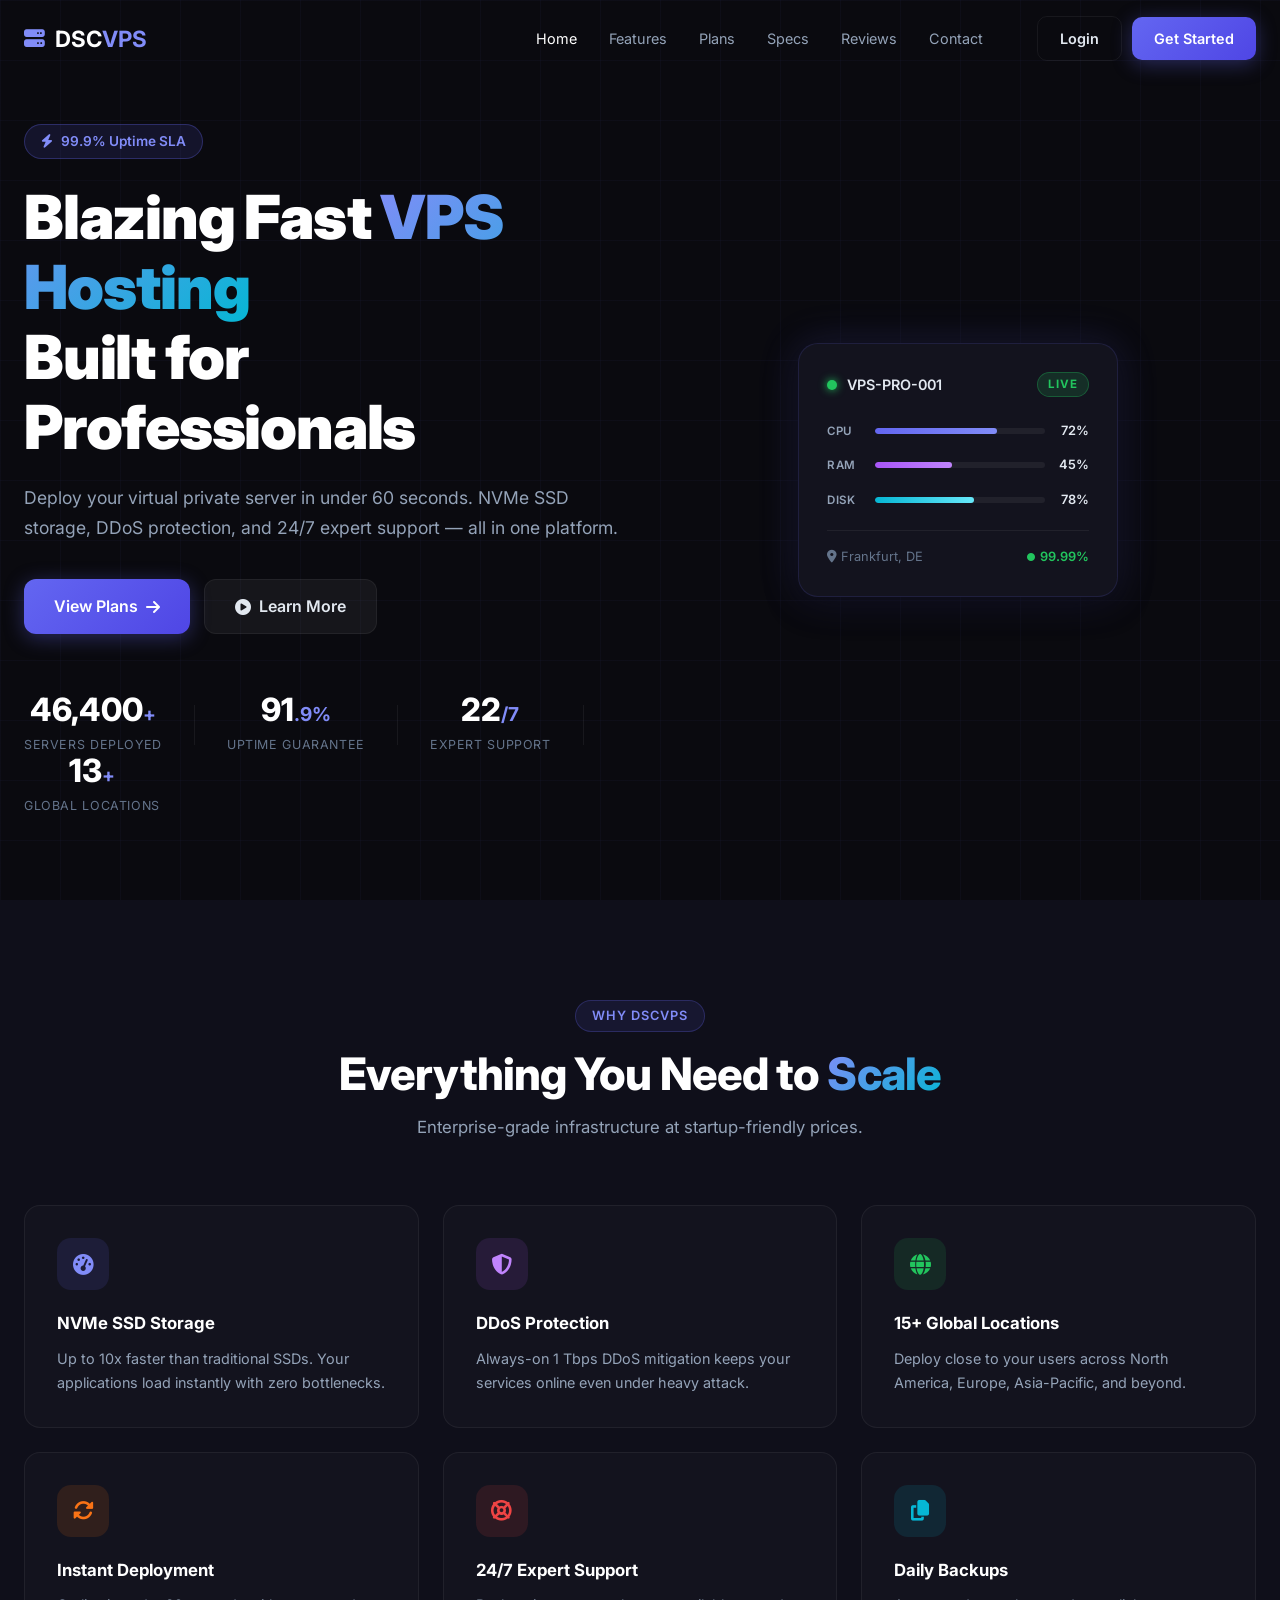
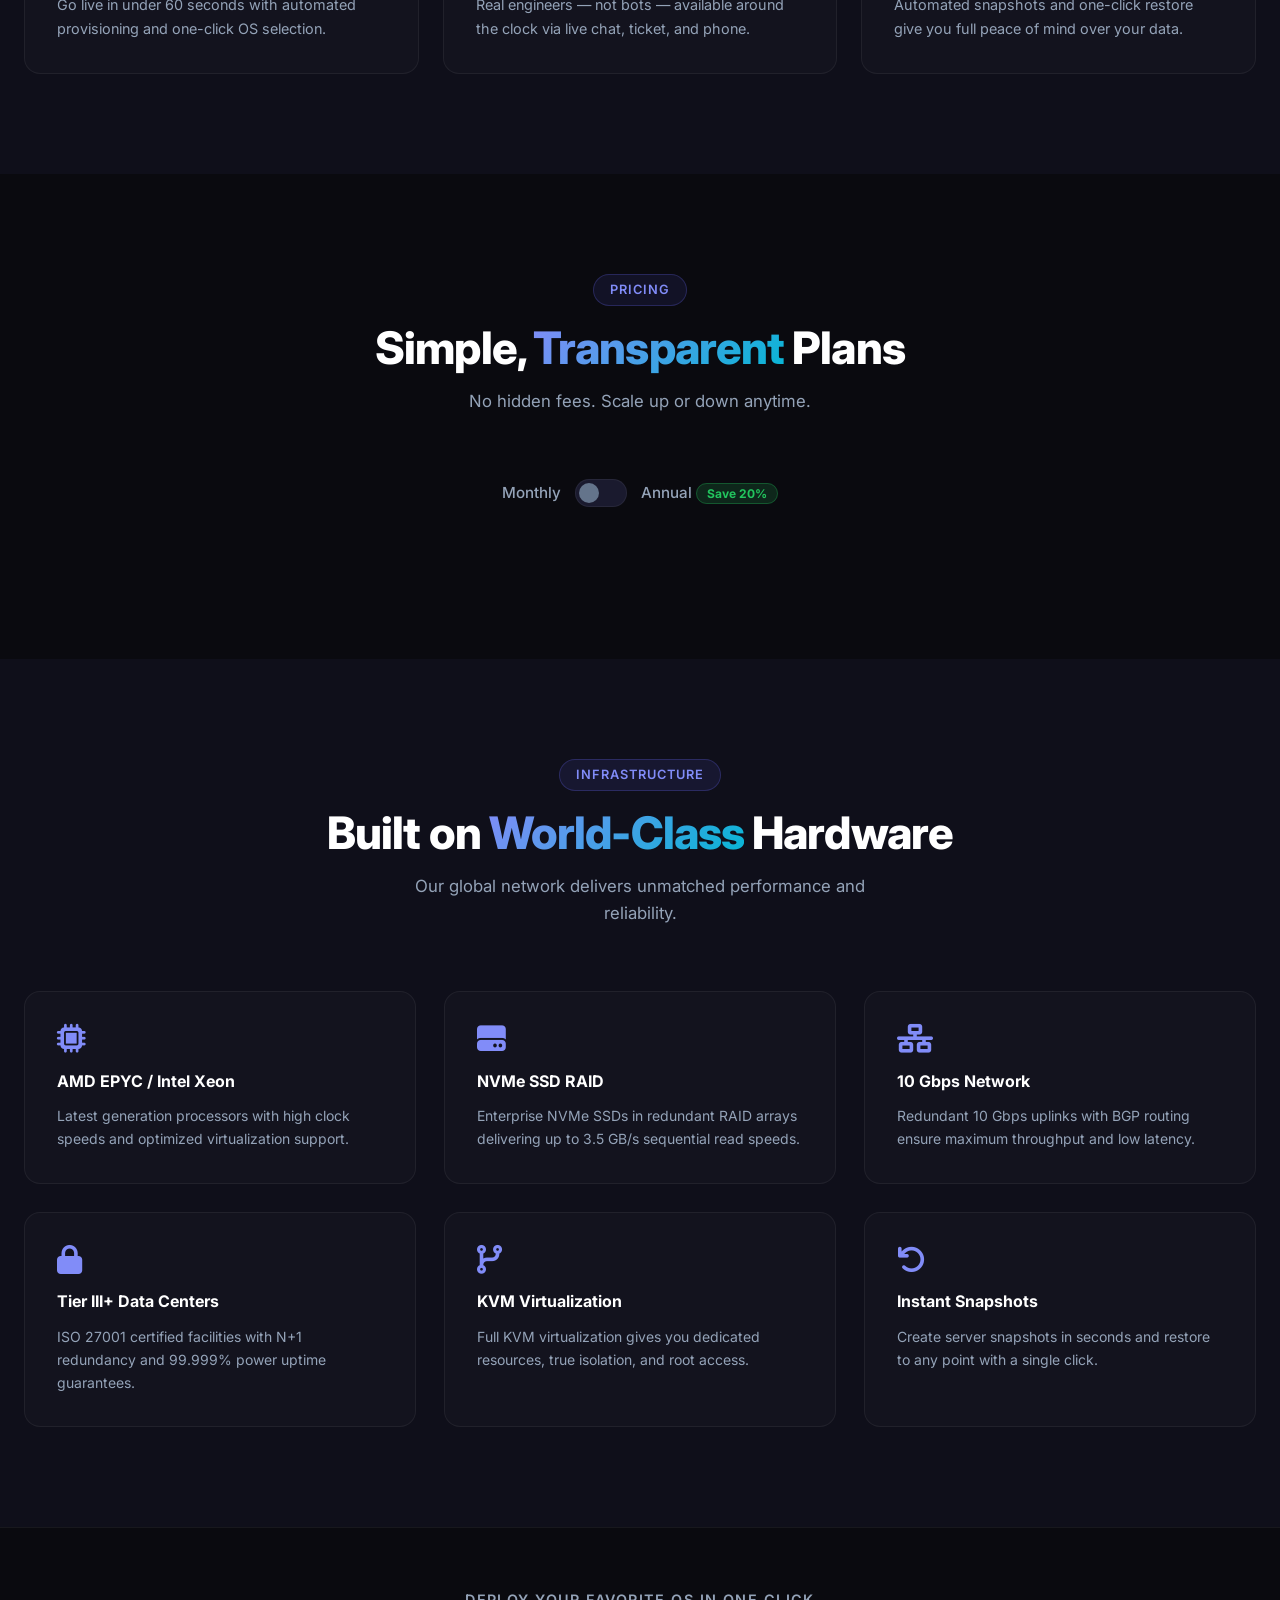
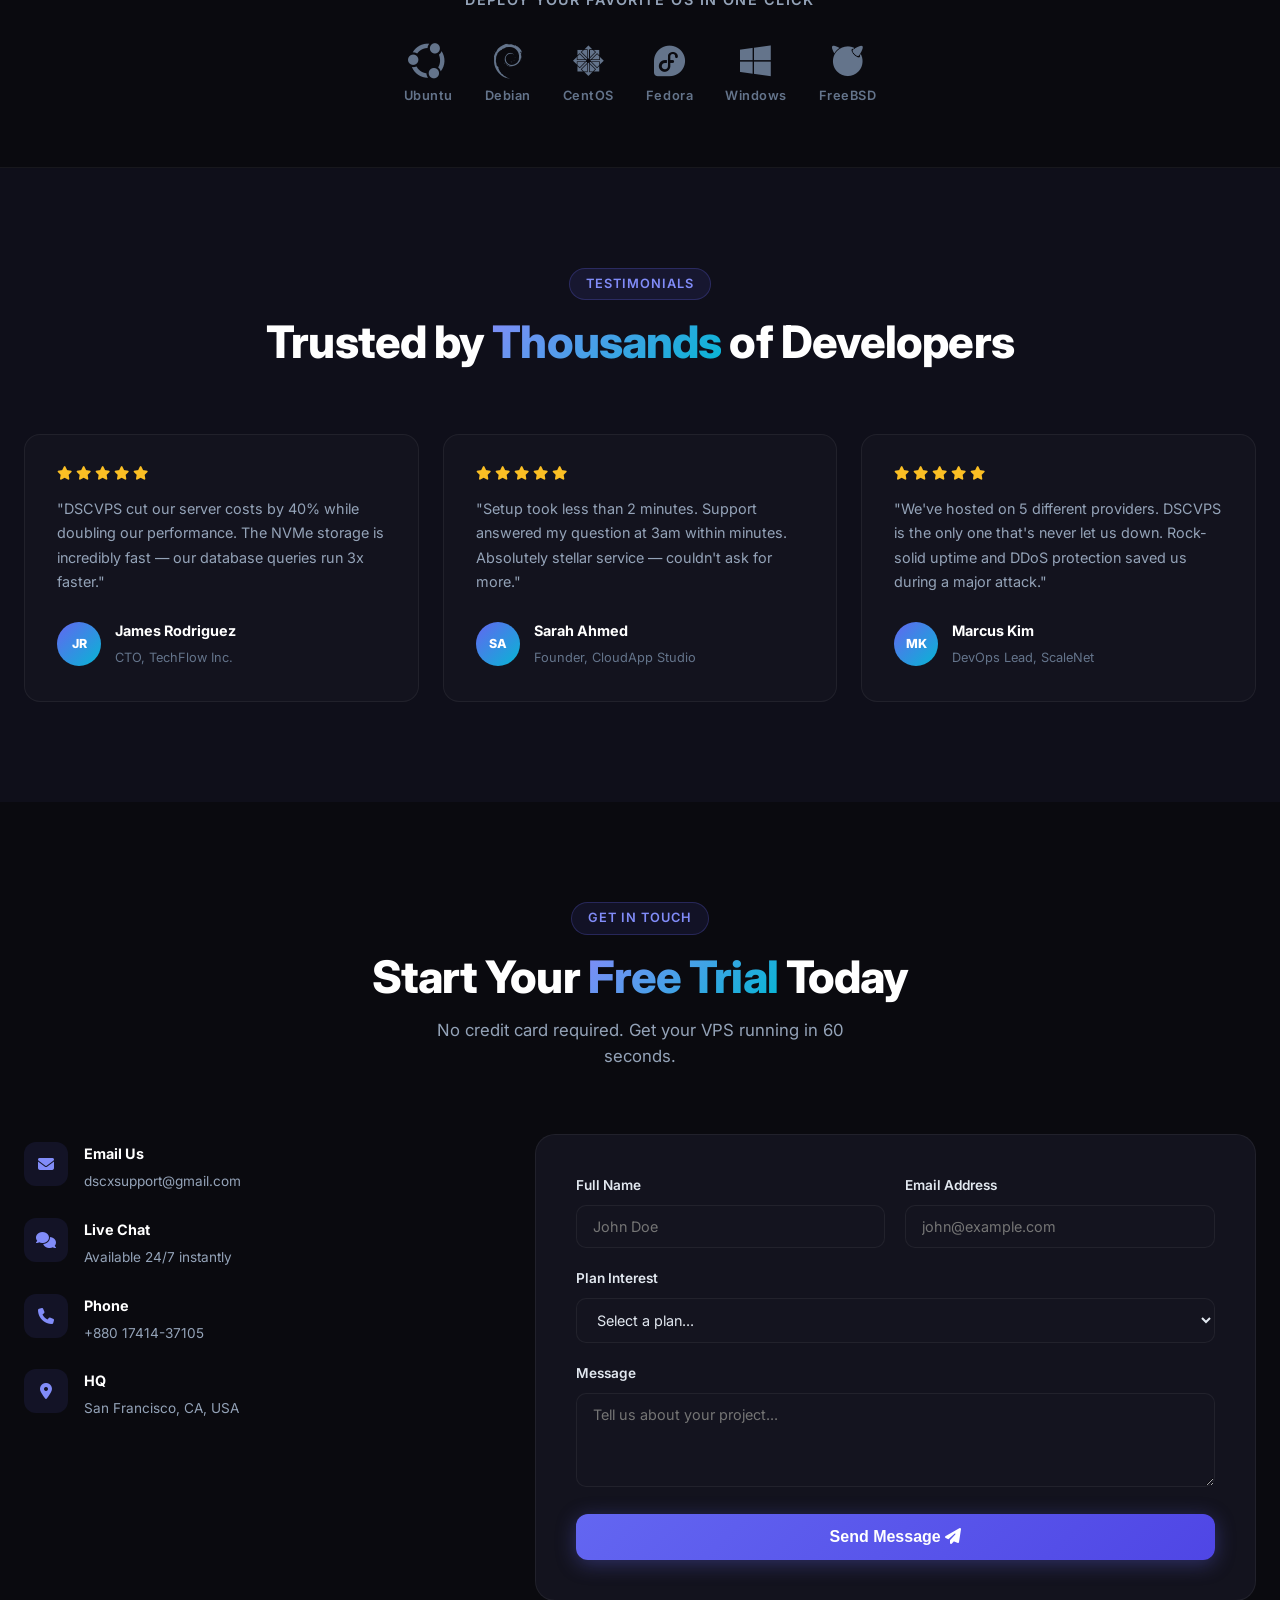
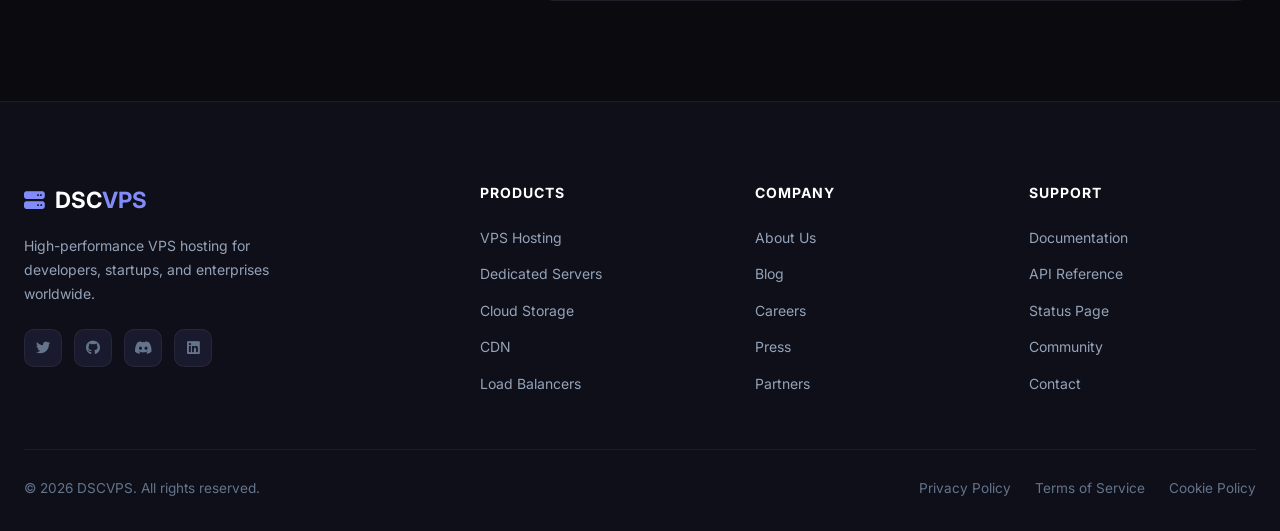
<file: index.html>
<!DOCTYPE html>
<html lang="en">
<head>
  <meta charset="UTF-8" />
  <meta name="viewport" content="width=device-width, initial-scale=1.0" />
  <title>DSCVPS - High Performance VPS Hosting</title>
  <link rel="stylesheet" href="style.css" />
  <link href="https://fonts.googleapis.com/css2?family=Inter:wght@300;400;500;600;700;800;900&display=swap" rel="stylesheet" />
  <link rel="stylesheet" href="https://cdnjs.cloudflare.com/ajax/libs/font-awesome/6.5.0/css/all.min.css" />
</head>
<body>

  <!-- NAV -->
  <nav class="navbar" id="navbar">
    <div class="nav-container">
      <div class="nav-logo">
        <i class="fas fa-server"></i>
        <span>DSC<b>VPS</b></span>
      </div>
      <ul class="nav-links" id="navLinks">
        <li><a href="#home">Home</a></li>
        <li><a href="#features">Features</a></li>
        <li><a href="#plans">Plans</a></li>
        <li><a href="#specs">Specs</a></li>
        <li><a href="#testimonials">Reviews</a></li>
        <li><a href="#contact">Contact</a></li>
      </ul>
      <div class="nav-cta">
        <a href="login.html" class="btn btn-outline">Login</a>
        <a href="join.html" class="btn btn-primary">Get Started</a>
      </div>
      <button class="hamburger" id="hamburger" aria-label="Menu">
        <span></span><span></span><span></span>
      </button>
    </div>
  </nav>

  <!-- HERO -->
  <section class="hero" id="home">
    <div class="hero-bg">
      <div class="grid-overlay"></div>
      <div class="particles" id="particles"></div>
    </div>
    <div class="hero-content">
      <div class="badge"><i class="fas fa-bolt"></i> 99.9% Uptime SLA</div>
      <h1>Blazing Fast <span class="gradient-text">VPS Hosting</span><br />Built for Professionals</h1>
      <p>Deploy your virtual private server in under 60 seconds. NVMe SSD storage, DDoS protection, and 24/7 expert support — all in one platform.</p>
      <div class="hero-actions">
        <a href="#plans" class="btn btn-primary btn-lg">View Plans <i class="fas fa-arrow-right"></i></a>
        <a href="#features" class="btn btn-ghost btn-lg"><i class="fas fa-play-circle"></i> Learn More</a>
      </div>
      <div class="hero-stats">
        <div class="stat"><span class="stat-num" data-target="50000">0</span><span>+</span><p>Servers Deployed</p></div>
        <div class="stat-divider"></div>
        <div class="stat"><span class="stat-num" data-target="99">0</span><span>.9%</span><p>Uptime Guarantee</p></div>
        <div class="stat-divider"></div>
        <div class="stat"><span class="stat-num" data-target="24">0</span><span>/7</span><p>Expert Support</p></div>
        <div class="stat-divider"></div>
        <div class="stat"><span class="stat-num" data-target="15">0</span><span>+</span><p>Global Locations</p></div>
      </div>
    </div>
    <div class="hero-visual">
      <div class="server-card floating">
        <div class="server-card-header">
          <span class="status-dot active"></span>
          <span>VPS-PRO-001</span>
          <span class="server-badge">LIVE</span>
        </div>
        <div class="server-metrics">
          <div class="metric">
            <span>CPU</span>
            <div class="bar-wrap"><div class="bar" style="--w:72%"></div></div>
            <span>72%</span>
          </div>
          <div class="metric">
            <span>RAM</span>
            <div class="bar-wrap"><div class="bar ram" style="--w:45%"></div></div>
            <span>45%</span>
          </div>
          <div class="metric">
            <span>DISK</span>
            <div class="bar-wrap"><div class="bar disk" style="--w:58%"></div></div>
            <span>78%</span>
          </div>
        </div>
        <div class="server-footer">
          <span><i class="fas fa-map-marker-alt"></i> Frankfurt, DE</span>
          <span class="uptime-badge"><i class="fas fa-circle"></i> 99.99%</span>
        </div>
      </div>
    </div>
  </section>

  <!-- FEATURES -->
  <section class="features" id="features">
    <div class="container">
      <div class="section-header">
        <div class="section-tag">Why DSCVPS</div>
        <h2>Everything You Need to <span class="gradient-text">Scale</span></h2>
        <p>Enterprise-grade infrastructure at startup-friendly prices.</p>
      </div>
      <div class="features-grid">
        <div class="feature-card" data-aos>
          <div class="feature-icon"><i class="fas fa-tachometer-alt"></i></div>
          <h3>NVMe SSD Storage</h3>
          <p>Up to 10x faster than traditional SSDs. Your applications load instantly with zero bottlenecks.</p>
        </div>
        <div class="feature-card" data-aos>
          <div class="feature-icon purple"><i class="fas fa-shield-alt"></i></div>
          <h3>DDoS Protection</h3>
          <p>Always-on 1 Tbps DDoS mitigation keeps your services online even under heavy attack.</p>
        </div>
        <div class="feature-card" data-aos>
          <div class="feature-icon green"><i class="fas fa-globe"></i></div>
          <h3>15+ Global Locations</h3>
          <p>Deploy close to your users across North America, Europe, Asia-Pacific, and beyond.</p>
        </div>
        <div class="feature-card" data-aos>
          <div class="feature-icon orange"><i class="fas fa-sync-alt"></i></div>
          <h3>Instant Deployment</h3>
          <p>Go live in under 60 seconds with automated provisioning and one-click OS selection.</p>
        </div>
        <div class="feature-card" data-aos>
          <div class="feature-icon red"><i class="fas fa-life-ring"></i></div>
          <h3>24/7 Expert Support</h3>
          <p>Real engineers — not bots — available around the clock via live chat, ticket, and phone.</p>
        </div>
        <div class="feature-card" data-aos>
          <div class="feature-icon cyan"><i class="fas fa-copy"></i></div>
          <h3>Daily Backups</h3>
          <p>Automated snapshots and one-click restore give you full peace of mind over your data.</p>
        </div>
      </div>
    </div>
  </section>

  <!-- PLANS -->
  <section class="plans" id="plans">
    <div class="container">
      <div class="section-header">
        <div class="section-tag">Pricing</div>
        <h2>Simple, <span class="gradient-text">Transparent</span> Plans</h2>
        <p>No hidden fees. Scale up or down anytime.</p>
      </div>
      <div class="billing-toggle">
        <span>Monthly</span>
        <label class="toggle">
          <input type="checkbox" id="billingToggle" />
          <span class="slider"></span>
        </label>
        <span>Annual <span class="save-badge">Save 20%</span></span>
      </div>
      <div class="plans-grid" id="plansGrid"></div>
    </div>
  </section>

  <!-- SPECS -->
  <section class="specs" id="specs">
    <div class="container">
      <div class="section-header">
        <div class="section-tag">Infrastructure</div>
        <h2>Built on <span class="gradient-text">World-Class</span> Hardware</h2>
        <p>Our global network delivers unmatched performance and reliability.</p>
      </div>
      <div class="specs-grid">
        <div class="spec-item" data-aos>
          <i class="fas fa-microchip"></i>
          <h4>AMD EPYC / Intel Xeon</h4>
          <p>Latest generation processors with high clock speeds and optimized virtualization support.</p>
        </div>
        <div class="spec-item" data-aos>
          <i class="fas fa-hdd"></i>
          <h4>NVMe SSD RAID</h4>
          <p>Enterprise NVMe SSDs in redundant RAID arrays delivering up to 3.5 GB/s sequential read speeds.</p>
        </div>
        <div class="spec-item" data-aos>
          <i class="fas fa-network-wired"></i>
          <h4>10 Gbps Network</h4>
          <p>Redundant 10 Gbps uplinks with BGP routing ensure maximum throughput and low latency.</p>
        </div>
        <div class="spec-item" data-aos>
          <i class="fas fa-lock"></i>
          <h4>Tier III+ Data Centers</h4>
          <p>ISO 27001 certified facilities with N+1 redundancy and 99.999% power uptime guarantees.</p>
        </div>
        <div class="spec-item" data-aos>
          <i class="fas fa-code-branch"></i>
          <h4>KVM Virtualization</h4>
          <p>Full KVM virtualization gives you dedicated resources, true isolation, and root access.</p>
        </div>
        <div class="spec-item" data-aos>
          <i class="fas fa-undo"></i>
          <h4>Instant Snapshots</h4>
          <p>Create server snapshots in seconds and restore to any point with a single click.</p>
        </div>
      </div>
    </div>
  </section>

  <!-- OS LOGOS -->
  <section class="os-section">
    <div class="container">
      <p class="os-title">Deploy your favorite OS in one click</p>
      <div class="os-logos">
        <div class="os-item"><i class="fab fa-ubuntu"></i><span>Ubuntu</span></div>
        <div class="os-item"><i class="fab fa-debian"></i><span>Debian</span></div>
        <div class="os-item"><i class="fab fa-centos"></i><span>CentOS</span></div>
        <div class="os-item"><i class="fab fa-fedora"></i><span>Fedora</span></div>
        <div class="os-item"><i class="fab fa-windows"></i><span>Windows</span></div>
        <div class="os-item"><i class="fab fa-freebsd"></i><span>FreeBSD</span></div>
      </div>
    </div>
  </section>

  <!-- TESTIMONIALS -->
  <section class="testimonials" id="testimonials">
    <div class="container">
      <div class="section-header">
        <div class="section-tag">Testimonials</div>
        <h2>Trusted by <span class="gradient-text">Thousands</span> of Developers</h2>
      </div>
      <div class="testimonials-grid">
        <div class="testimonial-card" data-aos>
          <div class="stars"><i class="fas fa-star"></i><i class="fas fa-star"></i><i class="fas fa-star"></i><i class="fas fa-star"></i><i class="fas fa-star"></i></div>
          <p>"DSCVPS cut our server costs by 40% while doubling our performance. The NVMe storage is incredibly fast — our database queries run 3x faster."</p>
          <div class="testimonial-author">
            <div class="avatar">JR</div>
            <div>
              <strong>James Rodriguez</strong>
              <span>CTO, TechFlow Inc.</span>
            </div>
          </div>
        </div>
        <div class="testimonial-card" data-aos>
          <div class="stars"><i class="fas fa-star"></i><i class="fas fa-star"></i><i class="fas fa-star"></i><i class="fas fa-star"></i><i class="fas fa-star"></i></div>
          <p>"Setup took less than 2 minutes. Support answered my question at 3am within minutes. Absolutely stellar service — couldn't ask for more."</p>
          <div class="testimonial-author">
            <div class="avatar">SA</div>
            <div>
              <strong>Sarah Ahmed</strong>
              <span>Founder, CloudApp Studio</span>
            </div>
          </div>
        </div>
        <div class="testimonial-card" data-aos>
          <div class="stars"><i class="fas fa-star"></i><i class="fas fa-star"></i><i class="fas fa-star"></i><i class="fas fa-star"></i><i class="fas fa-star"></i></div>
          <p>"We've hosted on 5 different providers. DSCVPS is the only one that's never let us down. Rock-solid uptime and DDoS protection saved us during a major attack."</p>
          <div class="testimonial-author">
            <div class="avatar">MK</div>
            <div>
              <strong>Marcus Kim</strong>
              <span>DevOps Lead, ScaleNet</span>
            </div>
          </div>
        </div>
      </div>
    </div>
  </section>

  <!-- CONTACT -->
  <section class="contact" id="contact">
    <div class="container">
      <div class="section-header">
        <div class="section-tag">Get In Touch</div>
        <h2>Start Your <span class="gradient-text">Free Trial</span> Today</h2>
        <p>No credit card required. Get your VPS running in 60 seconds.</p>
      </div>
      <div class="contact-wrapper">
        <div class="contact-info">
          <div class="contact-item">
            <i class="fas fa-envelope"></i>
            <div>
              <strong>Email Us</strong>
              <span>dscxsupport@gmail.com</span>
            </div>
          </div>
          <div class="contact-item">
            <i class="fas fa-comments"></i>
            <div>
              <strong>Live Chat</strong>
              <span>Available 24/7 instantly</span>
            </div>
          </div>
          <div class="contact-item">
            <i class="fas fa-phone"></i>
            <div>
              <strong>Phone</strong>
              <span>+880 17414-37105</span>
            </div>
          </div>
          <div class="contact-item">
            <i class="fas fa-map-marker-alt"></i>
            <div>
              <strong>HQ</strong>
              <span>San Francisco, CA, USA</span>
            </div>
          </div>
        </div>
        <form class="contact-form" id="contactForm">
          <div class="form-row">
            <div class="form-group">
              <label>Full Name</label>
              <input type="text" placeholder="John Doe" required />
            </div>
            <div class="form-group">
              <label>Email Address</label>
              <input type="email" placeholder="john@example.com" required />
            </div>
          </div>
          <div class="form-group">
            <label>Plan Interest</label>
            <select>
              <option value="">Select a plan...</option>
              <option>USA VPS #1 - $5/mo</option>
              <option>USA VPS #2 - $20/mo</option>
              <option>USA VPS #3 - $60/mo</option>
              <option>Enterprise - Custom</option>
            </select>
          </div>
          <div class="form-group">
            <label>Message</label>
            <textarea rows="4" placeholder="Tell us about your project..."></textarea>
          </div>
          <button type="submit" class="btn btn-primary btn-lg w-full">
            <span id="btnText">Send Message <i class="fas fa-paper-plane"></i></span>
            <span id="btnLoader" style="display:none"><i class="fas fa-spinner fa-spin"></i> Sending...</span>
          </button>
          <div id="formSuccess" class="form-success" style="display:none">
            <i class="fas fa-check-circle"></i> Message sent! We'll reply within 24 hours.
          </div>
        </form>
      </div>
    </div>
  </section>

  <!-- FOOTER -->
  <footer class="footer">
    <div class="container">
      <div class="footer-grid">
        <div class="footer-brand">
          <div class="nav-logo">
            <i class="fas fa-server"></i>
            <span>DSC<b>VPS</b></span>
          </div>
          <p>High-performance VPS hosting for developers, startups, and enterprises worldwide.</p>
          <div class="social-links">
            <a href="#"><i class="fab fa-twitter"></i></a>
            <a href="#"><i class="fab fa-github"></i></a>
            <a href="#"><i class="fab fa-discord"></i></a>
            <a href="#"><i class="fab fa-linkedin"></i></a>
          </div>
        </div>
        <div class="footer-col">
          <h4>Products</h4>
          <ul>
            <li><a href="#">VPS Hosting</a></li>
            <li><a href="#">Dedicated Servers</a></li>
            <li><a href="#">Cloud Storage</a></li>
            <li><a href="#">CDN</a></li>
            <li><a href="#">Load Balancers</a></li>
          </ul>
        </div>
        <div class="footer-col">
          <h4>Company</h4>
          <ul>
            <li><a href="#">About Us</a></li>
            <li><a href="#">Blog</a></li>
            <li><a href="#">Careers</a></li>
            <li><a href="#">Press</a></li>
            <li><a href="#">Partners</a></li>
          </ul>
        </div>
        <div class="footer-col">
          <h4>Support</h4>
          <ul>
            <li><a href="#">Documentation</a></li>
            <li><a href="#">API Reference</a></li>
            <li><a href="#">Status Page</a></li>
            <li><a href="#">Community</a></li>
            <li><a href="#">Contact</a></li>
          </ul>
        </div>
      </div>
      <div class="footer-bottom">
        <p>&copy; 2026 DSCVPS. All rights reserved.</p>
        <div class="footer-links">
          <a href="#">Privacy Policy</a>
          <a href="#">Terms of Service</a>
          <a href="#">Cookie Policy</a>
        </div>
      </div>
    </div>
  </footer>

  <script src="script.js"></script>
</body>
</html>
</file>
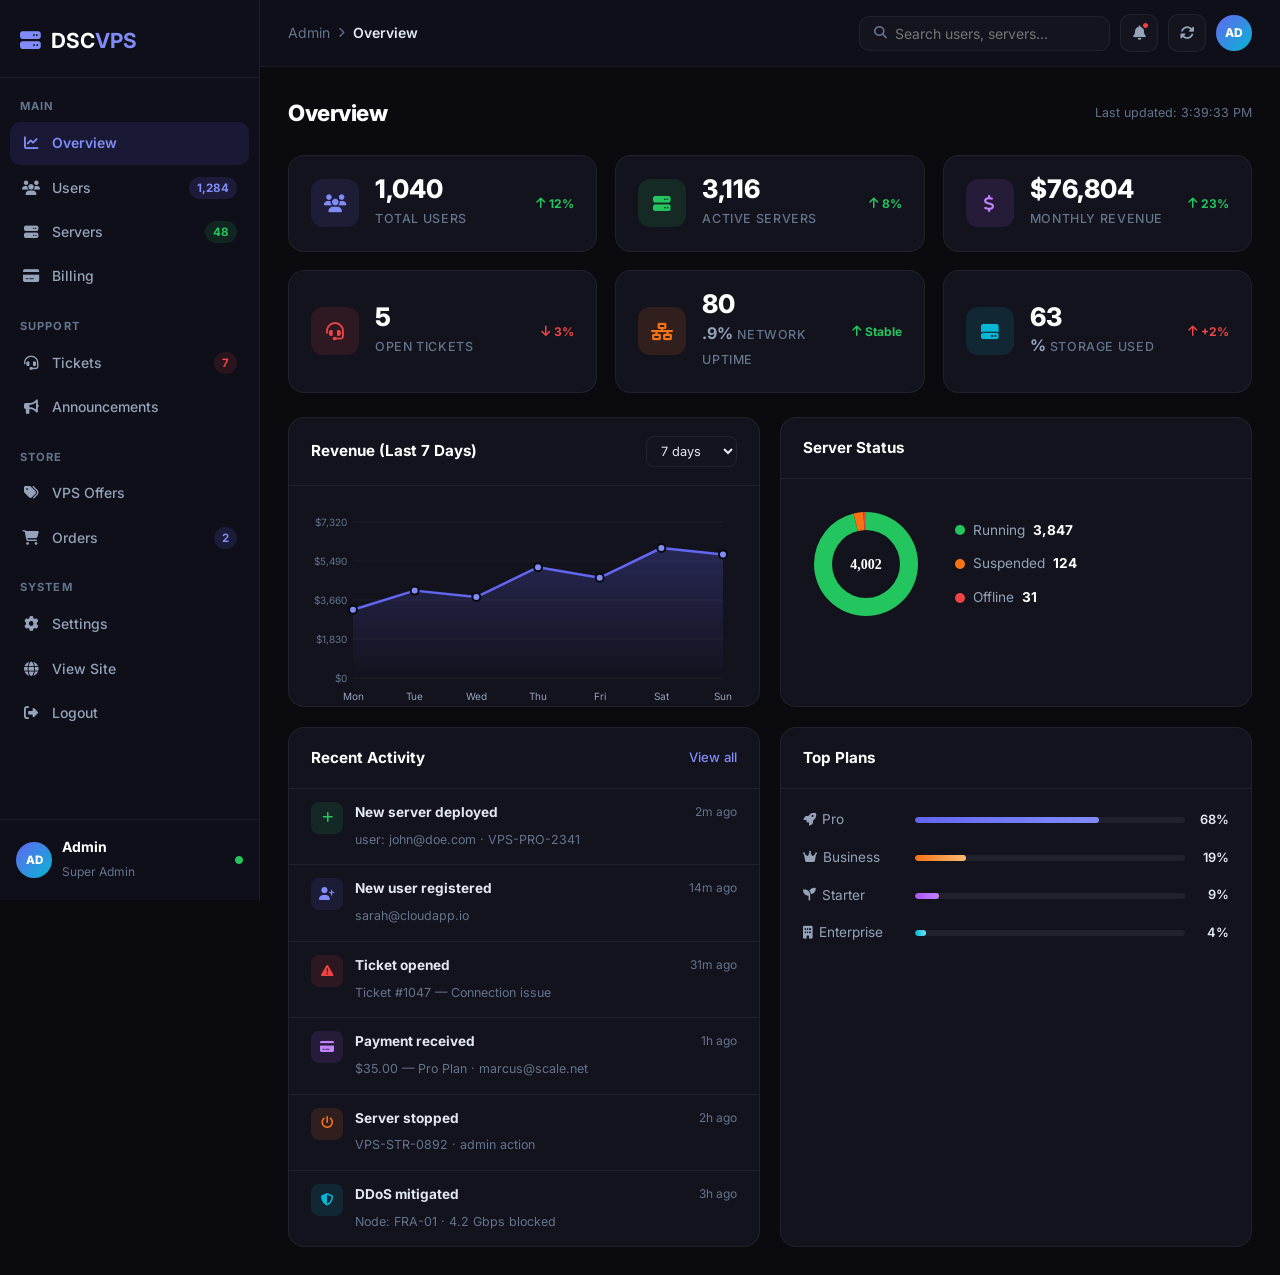
<file: admin.html>
<!DOCTYPE html>
<html lang="en">
<head>
  <meta charset="UTF-8" />
  <meta name="viewport" content="width=device-width, initial-scale=1.0" />
  <title>Admin Dashboard — DSCVPS</title>
  <link rel="stylesheet" href="style.css" />
  <link rel="stylesheet" href="admin.css" />
  <link href="https://fonts.googleapis.com/css2?family=Inter:wght@300;400;500;600;700;800;900&display=swap" rel="stylesheet" />
  <link rel="stylesheet" href="https://cdnjs.cloudflare.com/ajax/libs/font-awesome/6.5.0/css/all.min.css" />
</head>
<body class="admin-body">

  <!-- SIDEBAR -->
  <aside class="sidebar" id="sidebar">
    <div class="sidebar-logo">
      <i class="fas fa-server"></i>
      <span>DSC<b>VPS</b></span>
      <button class="sidebar-close" id="sidebarClose"><i class="fas fa-times"></i></button>
    </div>

    <div class="sidebar-section-label">Main</div>
    <nav class="sidebar-nav">
      <a href="#" class="nav-item active" data-section="overview">
        <i class="fas fa-chart-line"></i><span>Overview</span>
      </a>
      <a href="#" class="nav-item" data-section="users">
        <i class="fas fa-users"></i><span>Users</span>
        <span class="nav-badge">1,284</span>
      </a>
      <a href="#" class="nav-item" data-section="servers">
        <i class="fas fa-server"></i><span>Servers</span>
        <span class="nav-badge green">48</span>
      </a>
      <a href="#" class="nav-item" data-section="billing">
        <i class="fas fa-credit-card"></i><span>Billing</span>
      </a>
    </nav>

    <div class="sidebar-section-label">Support</div>
    <nav class="sidebar-nav">
      <a href="#" class="nav-item" data-section="tickets">
        <i class="fas fa-headset"></i><span>Tickets</span>
        <span class="nav-badge red">7</span>
      </a>
      <a href="#" class="nav-item" data-section="announcements">
        <i class="fas fa-bullhorn"></i><span>Announcements</span>
      </a>
    </nav>

    <div class="sidebar-section-label">Store</div>
    <nav class="sidebar-nav">
      <a href="#" class="nav-item" data-section="offers">
        <i class="fas fa-tags"></i><span>VPS Offers</span>
      </a>
      <a href="#" class="nav-item" data-section="orders">
        <i class="fas fa-shopping-cart"></i><span>Orders</span>
        <span class="nav-badge orange" id="pendingOrdersBadge">0</span>
      </a>
    </nav>

    <div class="sidebar-section-label">System</div>
    <nav class="sidebar-nav">
      <a href="#" class="nav-item" data-section="settings">
        <i class="fas fa-cog"></i><span>Settings</span>
      </a>
      <a href="index.html" class="nav-item">
        <i class="fas fa-globe"></i><span>View Site</span>
      </a>
      <a href="login.html" class="nav-item logout">
        <i class="fas fa-sign-out-alt"></i><span>Logout</span>
      </a>
    </nav>

    <div class="sidebar-footer">
      <div class="admin-profile">
        <div class="avatar sm">AD</div>
        <div>
          <strong>Admin</strong>
          <span>Super Admin</span>
        </div>
        <i class="fas fa-circle online-dot"></i>
      </div>
    </div>
  </aside>

  <!-- MAIN CONTENT -->
  <div class="admin-main" id="adminMain">

    <!-- TOPBAR -->
    <header class="topbar">
      <div class="topbar-left">
        <button class="menu-toggle" id="menuToggle"><i class="fas fa-bars"></i></button>
        <div class="breadcrumb">
          <span>Admin</span>
          <i class="fas fa-chevron-right"></i>
          <span id="breadcrumbCurrent">Overview</span>
        </div>
      </div>
      <div class="topbar-right">
        <div class="search-box">
          <i class="fas fa-search"></i>
          <input type="text" placeholder="Search users, servers..." id="globalSearch" />
        </div>
        <button class="topbar-btn" title="Notifications" id="notifBtn">
          <i class="fas fa-bell"></i>
          <span class="notif-dot"></span>
        </button>
        <button class="topbar-btn" title="Refresh" id="refreshBtn">
          <i class="fas fa-sync-alt"></i>
        </button>
        <div class="topbar-avatar">
          <div class="avatar sm">AD</div>
        </div>
      </div>
    </header>

    <!-- SECTIONS -->
    <div class="admin-content">

      <!-- ===== OVERVIEW ===== -->
      <section class="section active" id="section-overview">
        <div class="section-title">
          <h2>Overview</h2>
          <span class="last-updated" id="lastUpdated"></span>
        </div>

        <div class="stats-grid">
          <div class="stat-card">
            <div class="stat-card-icon blue"><i class="fas fa-users"></i></div>
            <div class="stat-card-info">
              <span class="stat-card-num" data-target="1284">0</span>
              <span class="stat-card-label">Total Users</span>
            </div>
            <div class="stat-card-trend up"><i class="fas fa-arrow-up"></i> 12%</div>
          </div>
          <div class="stat-card">
            <div class="stat-card-icon green"><i class="fas fa-server"></i></div>
            <div class="stat-card-info">
              <span class="stat-card-num" data-target="3847">0</span>
              <span class="stat-card-label">Active Servers</span>
            </div>
            <div class="stat-card-trend up"><i class="fas fa-arrow-up"></i> 8%</div>
          </div>
          <div class="stat-card">
            <div class="stat-card-icon purple"><i class="fas fa-dollar-sign"></i></div>
            <div class="stat-card-info">
              <span class="stat-card-num currency-num" data-target="94820">0</span>
              <span class="stat-card-label">Monthly Revenue</span>
            </div>
            <div class="stat-card-trend up"><i class="fas fa-arrow-up"></i> 23%</div>
          </div>
          <div class="stat-card">
            <div class="stat-card-icon red"><i class="fas fa-headset"></i></div>
            <div class="stat-card-info">
              <span class="stat-card-num" data-target="7">0</span>
              <span class="stat-card-label">Open Tickets</span>
            </div>
            <div class="stat-card-trend down"><i class="fas fa-arrow-down"></i> 3%</div>
          </div>
          <div class="stat-card">
            <div class="stat-card-icon orange"><i class="fas fa-network-wired"></i></div>
            <div class="stat-card-info">
              <span class="stat-card-num" data-target="99">0</span><span class="stat-suffix">.9%</span>
              <span class="stat-card-label">Network Uptime</span>
            </div>
            <div class="stat-card-trend up"><i class="fas fa-arrow-up"></i> Stable</div>
          </div>
          <div class="stat-card">
            <div class="stat-card-icon cyan"><i class="fas fa-hdd"></i></div>
            <div class="stat-card-info">
              <span class="stat-card-num" data-target="78">0</span><span class="stat-suffix">%</span>
              <span class="stat-card-label">Storage Used</span>
            </div>
            <div class="stat-card-trend down"><i class="fas fa-arrow-up"></i> +2%</div>
          </div>
        </div>

        <div class="overview-grid">
          <div class="card">
            <div class="card-header">
              <h3>Revenue (Last 7 Days)</h3>
              <div class="card-actions">
                <select class="mini-select" id="revenueRange">
                  <option>7 days</option>
                  <option>30 days</option>
                  <option>90 days</option>
                </select>
              </div>
            </div>
            <div class="chart-wrap">
              <canvas id="revenueChart"></canvas>
            </div>
          </div>

          <div class="card">
            <div class="card-header"><h3>Server Status</h3></div>
            <div class="donut-wrap">
              <canvas id="serverChart"></canvas>
              <div class="donut-legend">
                <div class="legend-item"><span class="dot green"></span> Running <b>3,847</b></div>
                <div class="legend-item"><span class="dot orange"></span> Suspended <b>124</b></div>
                <div class="legend-item"><span class="dot red"></span> Offline <b>31</b></div>
              </div>
            </div>
          </div>

          <div class="card">
            <div class="card-header">
              <h3>Recent Activity</h3>
              <a href="#" class="card-link">View all</a>
            </div>
            <ul class="activity-list">
              <li><span class="act-icon green"><i class="fas fa-plus"></i></span><div><strong>New server deployed</strong><span>user: john@doe.com · VPS-PRO-2341</span></div><time>2m ago</time></li>
              <li><span class="act-icon blue"><i class="fas fa-user-plus"></i></span><div><strong>New user registered</strong><span>sarah@cloudapp.io</span></div><time>14m ago</time></li>
              <li><span class="act-icon red"><i class="fas fa-exclamation-triangle"></i></span><div><strong>Ticket opened</strong><span>Ticket #1047 — Connection issue</span></div><time>31m ago</time></li>
              <li><span class="act-icon purple"><i class="fas fa-credit-card"></i></span><div><strong>Payment received</strong><span>$35.00 — Pro Plan · marcus@scale.net</span></div><time>1h ago</time></li>
              <li><span class="act-icon orange"><i class="fas fa-power-off"></i></span><div><strong>Server stopped</strong><span>VPS-STR-0892 · admin action</span></div><time>2h ago</time></li>
              <li><span class="act-icon cyan"><i class="fas fa-shield-alt"></i></span><div><strong>DDoS mitigated</strong><span>Node: FRA-01 · 4.2 Gbps blocked</span></div><time>3h ago</time></li>
            </ul>
          </div>

          <div class="card">
            <div class="card-header"><h3>Top Plans</h3></div>
            <ul class="top-plans-list">
              <li>
                <span class="plan-name"><i class="fas fa-rocket"></i> Pro</span>
                <div class="plan-bar-wrap"><div class="plan-bar" style="--w:68%"></div></div>
                <span class="plan-pct">68%</span>
              </li>
              <li>
                <span class="plan-name"><i class="fas fa-crown"></i> Business</span>
                <div class="plan-bar-wrap"><div class="plan-bar orange" style="--w:19%"></div></div>
                <span class="plan-pct">19%</span>
              </li>
              <li>
                <span class="plan-name"><i class="fas fa-seedling"></i> Starter</span>
                <div class="plan-bar-wrap"><div class="plan-bar purple" style="--w:9%"></div></div>
                <span class="plan-pct">9%</span>
              </li>
              <li>
                <span class="plan-name"><i class="fas fa-building"></i> Enterprise</span>
                <div class="plan-bar-wrap"><div class="plan-bar cyan" style="--w:4%"></div></div>
                <span class="plan-pct">4%</span>
              </li>
            </ul>
          </div>
        </div>
      </section>

      <!-- ===== USERS ===== -->
      <section class="section" id="section-users">
        <div class="section-title">
          <h2>User Management</h2>
          <button class="btn btn-primary btn-sm" id="addUserBtn"><i class="fas fa-plus"></i> Add User</button>
        </div>
        <div class="card">
          <div class="table-toolbar">
            <div class="search-box sm">
              <i class="fas fa-search"></i>
              <input type="text" placeholder="Search users..." id="userSearch" />
            </div>
            <div class="toolbar-filters">
              <select class="mini-select" id="userStatusFilter">
                <option value="">All Status</option>
                <option value="active">Active</option>
                <option value="suspended">Suspended</option>
                <option value="banned">Banned</option>
              </select>
              <select class="mini-select" id="userPlanFilter">
                <option value="">All Plans</option>
                <option value="starter">Starter</option>
                <option value="pro">Pro</option>
                <option value="business">Business</option>
                <option value="enterprise">Enterprise</option>
              </select>
              <button class="btn btn-outline btn-sm" id="exportUsersBtn"><i class="fas fa-download"></i> Export</button>
            </div>
          </div>
          <div class="table-wrap">
            <table class="data-table" id="usersTable">
              <thead>
                <tr>
                  <th><input type="checkbox" id="selectAllUsers" /></th>
                  <th>User</th>
                  <th>Plan</th>
                  <th>Servers</th>
                  <th>Joined</th>
                  <th>Status</th>
                  <th>Actions</th>
                </tr>
              </thead>
              <tbody id="usersTableBody"></tbody>
            </table>
          </div>
          <div class="table-footer">
            <span id="userCount">Showing 0 users</span>
            <div class="pagination" id="userPagination"></div>
          </div>
        </div>
      </section>

      <!-- ===== SERVERS ===== -->
      <section class="section" id="section-servers">
        <div class="section-title">
          <h2>Server Management</h2>
          <button class="btn btn-primary btn-sm"><i class="fas fa-plus"></i> New Server</button>
        </div>
        <div class="server-stats-row">
          <div class="mini-stat"><i class="fas fa-circle green"></i> Running <b id="srvRunning">0</b></div>
          <div class="mini-stat"><i class="fas fa-circle orange"></i> Suspended <b id="srvSuspended">0</b></div>
          <div class="mini-stat"><i class="fas fa-circle red"></i> Offline <b id="srvOffline">0</b></div>
          <div class="mini-stat"><i class="fas fa-circle blue"></i> Total <b id="srvTotal">0</b></div>
        </div>
        <div class="card">
          <div class="table-toolbar">
            <div class="search-box sm">
              <i class="fas fa-search"></i>
              <input type="text" placeholder="Search servers..." id="serverSearch" />
            </div>
            <div class="toolbar-filters">
              <select class="mini-select" id="serverStatusFilter">
                <option value="">All Status</option>
                <option value="running">Running</option>
                <option value="suspended">Suspended</option>
                <option value="offline">Offline</option>
              </select>
              <select class="mini-select" id="serverLocationFilter">
                <option value="">All Locations</option>
                <option value="Frankfurt">Frankfurt</option>
                <option value="New York">New York</option>
                <option value="Singapore">Singapore</option>
                <option value="London">London</option>
                <option value="Tokyo">Tokyo</option>
              </select>
            </div>
          </div>
          <div class="table-wrap">
            <table class="data-table" id="serversTable">
              <thead>
                <tr>
                  <th><input type="checkbox" /></th>
                  <th>Server ID</th>
                  <th>Owner</th>
                  <th>Plan</th>
                  <th>Location</th>
                  <th>IP Address</th>
                  <th>CPU</th>
                  <th>RAM</th>
                  <th>Status</th>
                  <th>Actions</th>
                </tr>
              </thead>
              <tbody id="serversTableBody"></tbody>
            </table>
          </div>
          <div class="table-footer">
            <span id="serverCount">Showing 0 servers</span>
            <div class="pagination" id="serverPagination"></div>
          </div>
        </div>
      </section>

      <!-- ===== BILLING ===== -->
      <section class="section" id="section-billing">
        <div class="section-title">
          <h2>Billing & Invoices</h2>
          <button class="btn btn-primary btn-sm"><i class="fas fa-file-invoice"></i> New Invoice</button>
        </div>
        <div class="billing-stats">
          <div class="stat-card">
            <div class="stat-card-icon green"><i class="fas fa-dollar-sign"></i></div>
            <div class="stat-card-info">
              <span class="stat-card-num">$94,820</span>
              <span class="stat-card-label">This Month</span>
            </div>
            <div class="stat-card-trend up"><i class="fas fa-arrow-up"></i> 23%</div>
          </div>
          <div class="stat-card">
            <div class="stat-card-icon blue"><i class="fas fa-file-invoice-dollar"></i></div>
            <div class="stat-card-info">
              <span class="stat-card-num">2,341</span>
              <span class="stat-card-label">Total Invoices</span>
            </div>
            <div class="stat-card-trend up"><i class="fas fa-arrow-up"></i> 5%</div>
          </div>
          <div class="stat-card">
            <div class="stat-card-icon orange"><i class="fas fa-clock"></i></div>
            <div class="stat-card-info">
              <span class="stat-card-num">$3,240</span>
              <span class="stat-card-label">Pending</span>
            </div>
            <div class="stat-card-trend down"><i class="fas fa-arrow-down"></i> 8%</div>
          </div>
          <div class="stat-card">
            <div class="stat-card-icon red"><i class="fas fa-times-circle"></i></div>
            <div class="stat-card-info">
              <span class="stat-card-num">$820</span>
              <span class="stat-card-label">Overdue</span>
            </div>
            <div class="stat-card-trend down"><i class="fas fa-arrow-down"></i> 12%</div>
          </div>
        </div>
        <div class="card">
          <div class="card-header">
            <h3>Recent Invoices</h3>
            <div class="card-actions">
              <select class="mini-select">
                <option>This Month</option>
                <option>Last Month</option>
                <option>Last 3 Months</option>
              </select>
            </div>
          </div>
          <div class="table-wrap">
            <table class="data-table">
              <thead>
                <tr>
                  <th>Invoice #</th>
                  <th>User</th>
                  <th>Plan</th>
                  <th>Amount</th>
                  <th>Date</th>
                  <th>Status</th>
                  <th>Actions</th>
                </tr>
              </thead>
              <tbody id="invoicesTableBody"></tbody>
            </table>
          </div>
        </div>
      </section>

      <!-- ===== TICKETS ===== -->
      <section class="section" id="section-tickets">
        <div class="section-title">
          <h2>Support Tickets</h2>
          <div class="title-filters">
            <button class="filter-btn active" data-filter="all">All</button>
            <button class="filter-btn" data-filter="open">Open</button>
            <button class="filter-btn" data-filter="pending">Pending</button>
            <button class="filter-btn" data-filter="closed">Closed</button>
          </div>
        </div>
        <div class="tickets-grid" id="ticketsGrid"></div>
      </section>

      <!-- ===== ANNOUNCEMENTS ===== -->
      <section class="section" id="section-announcements">
        <div class="section-title">
          <h2>Announcements</h2>
          <button class="btn btn-primary btn-sm" id="newAnnouncementBtn"><i class="fas fa-plus"></i> New Announcement</button>
        </div>
        <div class="card" id="announcementForm" style="display:none; margin-bottom:24px;">
          <div class="card-header"><h3 id="announcementFormTitle">New Announcement</h3></div>
          <div class="form-group">
            <label>Title</label>
            <div class="input-wrap"><i class="fas fa-heading"></i><input type="text" id="annTitle" placeholder="Announcement title..." /></div>
          </div>
          <div class="form-group">
            <label>Type</label>
            <select id="annType" class="admin-select">
              <option value="info">Info</option>
              <option value="warning">Warning</option>
              <option value="success">Success</option>
              <option value="danger">Critical</option>
            </select>
          </div>
          <div class="form-group">
            <label>Message</label>
            <textarea id="annMessage" rows="4" placeholder="Write your announcement..." class="admin-textarea"></textarea>
          </div>
          <div class="form-actions">
            <button class="btn btn-primary btn-sm" id="publishAnnBtn"><i class="fas fa-paper-plane"></i> Publish</button>
            <button class="btn btn-outline btn-sm" id="cancelAnnBtn">Cancel</button>
          </div>
        </div>
        <div class="announcements-list" id="announcementsList"></div>
      </section>

      <!-- ===== VPS OFFERS ===== -->
      <section class="section" id="section-offers">
        <div class="section-title">
          <h2>VPS Offers & Pricing</h2>
          <button class="btn btn-primary btn-sm" id="addPlanBtn"><i class="fas fa-plus"></i> Add Plan</button>
        </div>
        <div class="offers-notice">
          <i class="fas fa-info-circle"></i>
          Changes saved here update the pricing displayed on the public website instantly.
        </div>

        <!-- PLAN EDITOR FORM -->
        <div class="card" id="planEditorForm" style="display:none; margin-bottom:24px;">
          <div class="card-header">
            <h3 id="planEditorTitle">New Plan</h3>
            <button class="modal-close" id="closePlanEditor"><i class="fas fa-times"></i></button>
          </div>
          <div class="plan-editor-body">
            <input type="hidden" id="editPlanId" />
            <div class="plan-editor-grid">
              <div class="form-group">
                <label>Plan Name</label>
                <input type="text" class="admin-input" id="editPlanName" placeholder="e.g. Pro" />
              </div>
              <div class="form-group">
                <label>Icon (FA class)</label>
                <input type="text" class="admin-input" id="editPlanIcon" placeholder="e.g. fa-rocket" />
              </div>
              <div class="form-group">
                <label>Description</label>
                <input type="text" class="admin-input" id="editPlanDesc" placeholder="Short description" />
              </div>
              <div class="form-group">
                <label>Monthly Price ($)</label>
                <input type="number" class="admin-input" id="editPlanMonthly" placeholder="0" min="0" />
              </div>
              <div class="form-group">
                <label>Annual Price ($)</label>
                <input type="number" class="admin-input" id="editPlanAnnual" placeholder="0" min="0" />
              </div>
              <div class="form-group">
                <label>Badge</label>
                <select class="admin-select" id="editPlanBadge">
                  <option value="">None</option>
                  <option value="popular">Most Popular</option>
                  <option value="enterprise">Enterprise</option>
                </select>
              </div>
              <div class="form-group">
                <label>vCPU Cores</label>
                <input type="text" class="admin-input" id="editPlanCpu" placeholder="e.g. 4" />
              </div>
              <div class="form-group">
                <label>RAM</label>
                <input type="text" class="admin-input" id="editPlanRam" placeholder="e.g. 8 GB" />
              </div>
              <div class="form-group">
                <label>Storage</label>
                <input type="text" class="admin-input" id="editPlanStorage" placeholder="e.g. 160 GB NVMe SSD" />
              </div>
              <div class="form-group">
                <label>Bandwidth</label>
                <input type="text" class="admin-input" id="editPlanBandwidth" placeholder="e.g. 4 TB" />
              </div>
              <div class="form-group">
                <label>IPv4 Addresses</label>
                <input type="text" class="admin-input" id="editPlanIpv4" placeholder="e.g. 2" />
              </div>
              <div class="form-group">
                <label>Status</label>
                <select class="admin-select" id="editPlanStatus">
                  <option value="active">Active</option>
                  <option value="hidden">Hidden</option>
                </select>
              </div>
            </div>
            <div class="form-group" style="padding:0 22px;">
              <label>Features (one per line — prefix with + for included, - for excluded)</label>
              <textarea class="admin-textarea" id="editPlanFeatures" rows="6" placeholder="+ DDoS Protection&#10;+ Daily Backups&#10;- Priority Support"></textarea>
            </div>
            <div class="form-actions">
              <button class="btn btn-primary btn-sm" id="savePlanBtn"><i class="fas fa-save"></i> Save & Publish</button>
              <button class="btn btn-outline btn-sm" id="cancelPlanBtn">Cancel</button>
            </div>
          </div>
        </div>

        <!-- PLANS LIST -->
        <div class="plans-admin-grid" id="plansAdminGrid"></div>
      </section>

      <!-- ===== ORDERS ===== -->
      <section class="section" id="section-orders">
        <div class="section-title">
          <h2>Orders</h2>
          <div class="title-filters">
            <button class="filter-btn active" data-ofilter="all">All</button>
            <button class="filter-btn" data-ofilter="pending">Pending</button>
            <button class="filter-btn" data-ofilter="active">Active</button>
            <button class="filter-btn" data-ofilter="cancelled">Cancelled</button>
          </div>
        </div>
        <div class="orders-stats">
          <div class="mini-stat"><i class="fas fa-circle blue"></i> Total <b id="ordTotal">0</b></div>
          <div class="mini-stat"><i class="fas fa-circle orange"></i> Pending <b id="ordPending">0</b></div>
          <div class="mini-stat"><i class="fas fa-circle green"></i> Active <b id="ordActive">0</b></div>
          <div class="mini-stat"><i class="fas fa-circle red"></i> Cancelled <b id="ordCancelled">0</b></div>
        </div>
        <div class="card">
          <div class="table-toolbar">
            <div class="search-box sm">
              <i class="fas fa-search"></i>
              <input type="text" placeholder="Search orders..." id="orderSearch" />
            </div>
            <div class="toolbar-filters">
              <select class="mini-select" id="orderPlanFilter">
                <option value="">All Plans</option>
                <option value="Starter">Starter</option>
                <option value="Pro">Pro</option>
                <option value="Business">Business</option>
                <option value="Enterprise">Enterprise</option>
              </select>
              <button class="btn btn-outline btn-sm" id="exportOrdersBtn"><i class="fas fa-download"></i> Export CSV</button>
            </div>
          </div>
          <div class="table-wrap">
            <table class="data-table">
              <thead>
                <tr>
                  <th>Order ID</th>
                  <th>Customer</th>
                  <th>Plan</th>
                  <th>Amount</th>
                  <th>Billing</th>
                  <th>Date</th>
                  <th>Status</th>
                  <th>Actions</th>
                </tr>
              </thead>
              <tbody id="ordersTableBody"></tbody>
            </table>
          </div>
          <div class="table-footer">
            <span id="orderCount">Showing 0 orders</span>
            <div class="pagination" id="orderPagination"></div>
          </div>
        </div>
      </section>


      <section class="section" id="section-settings">
        <div class="section-title"><h2>Settings</h2></div>

        <!-- SETTINGS TABS -->
        <div class="settings-tabs">
          <button class="stab active" data-stab="general"><i class="fas fa-globe"></i> General</button>
          <button class="stab" data-stab="plans"><i class="fas fa-tags"></i> VPS Plans & Pricing</button>
          <button class="stab" data-stab="smtp"><i class="fas fa-envelope"></i> SMTP</button>
          <button class="stab" data-stab="api"><i class="fas fa-key"></i> API Keys</button>
          <button class="stab" data-stab="security"><i class="fas fa-shield-alt"></i> Security</button>
        </div>

        <!-- GENERAL -->
        <div class="stab-panel active" id="stab-general">
          <div class="settings-grid">
            <div class="card settings-card">
              <div class="card-header"><h3><i class="fas fa-globe"></i> Site Configuration</h3></div>
              <div class="form-group"><label>Site Name</label><input type="text" class="admin-input" id="cfg-sitename" value="DSCVPS" /></div>
              <div class="form-group"><label>Tagline</label><input type="text" class="admin-input" id="cfg-tagline" value="High Performance VPS Hosting" /></div>
              <div class="form-group"><label>Support Email</label><input type="email" class="admin-input" id="cfg-email" value="support@dscvps.com" /></div>
              <div class="form-group"><label>Support Phone</label><input type="text" class="admin-input" id="cfg-phone" value="+1 (800) 123-4567" /></div>
              <div class="form-group setting-row"><span>Maintenance Mode</span><label class="toggle-sm"><input type="checkbox" id="cfg-maintenance" /><span class="slider-sm"></span></label></div>
              <div class="form-group setting-row"><span>User Registration</span><label class="toggle-sm"><input type="checkbox" checked id="cfg-registration" /><span class="slider-sm"></span></label></div>
              <button class="btn btn-primary btn-sm" id="saveGeneralBtn"><i class="fas fa-save"></i> Save Changes</button>
            </div>
          </div>
        </div>

        <!-- VPS PLANS & PRICING -->
        <div class="stab-panel" id="stab-plans">
          <div class="section-title" style="margin-bottom:16px">
            <span style="color:var(--text-muted);font-size:0.875rem"><i class="fas fa-info-circle" style="color:var(--primary-light);margin-right:6px"></i>Changes here update the public pricing page instantly.</span>
            <button class="btn btn-primary btn-sm" id="addPlanBtn"><i class="fas fa-plus"></i> Add New Plan</button>
          </div>

          <!-- PLAN EDITOR -->
          <div class="card" id="planEditorForm" style="display:none;margin-bottom:24px;">
            <div class="card-header">
              <h3 id="planEditorTitle"><i class="fas fa-edit"></i> New Plan</h3>
              <button class="modal-close" id="closePlanEditor"><i class="fas fa-times"></i></button>
            </div>
            <div class="plan-editor-body">
              <input type="hidden" id="editPlanId" />
              <div class="plan-editor-grid">
                <div class="form-group">
                  <label>Plan Name <span style="color:var(--red)">*</span></label>
                  <input type="text" class="admin-input" id="editPlanName" placeholder="e.g. Pro" />
                </div>
                <div class="form-group">
                  <label>Icon <span style="color:var(--text-dim);font-weight:400;font-size:0.75rem">(Font Awesome)</span></label>
                  <input type="text" class="admin-input" id="editPlanIcon" placeholder="fa-rocket" />
                </div>
                <div class="form-group">
                  <label>Description</label>
                  <input type="text" class="admin-input" id="editPlanDesc" placeholder="Short description" />
                </div>
                <div class="form-group">
                  <label>Monthly Price ($) <span style="color:var(--text-dim);font-weight:400;font-size:0.75rem">0 = Custom</span></label>
                  <input type="number" class="admin-input" id="editPlanMonthly" placeholder="0" min="0" />
                </div>
                <div class="form-group">
                  <label>Annual Price ($)</label>
                  <input type="number" class="admin-input" id="editPlanAnnual" placeholder="0" min="0" />
                </div>
                <div class="form-group">
                  <label>Badge</label>
                  <select class="admin-select" id="editPlanBadge">
                    <option value="">None</option>
                    <option value="popular">Most Popular</option>
                    <option value="enterprise">Enterprise</option>
                  </select>
                </div>
                <div class="form-group">
                  <label>vCPU Cores</label>
                  <input type="text" class="admin-input" id="editPlanCpu" placeholder="e.g. 4" />
                </div>
                <div class="form-group">
                  <label>RAM</label>
                  <input type="text" class="admin-input" id="editPlanRam" placeholder="e.g. 8 GB" />
                </div>
                <div class="form-group">
                  <label>Storage</label>
                  <input type="text" class="admin-input" id="editPlanStorage" placeholder="e.g. 160 GB NVMe SSD" />
                </div>
                <div class="form-group">
                  <label>Bandwidth</label>
                  <input type="text" class="admin-input" id="editPlanBandwidth" placeholder="e.g. 4 TB" />
                </div>
                <div class="form-group">
                  <label>IPv4 Addresses</label>
                  <input type="text" class="admin-input" id="editPlanIpv4" placeholder="e.g. 2" />
                </div>
                <div class="form-group">
                  <label>Visibility</label>
                  <select class="admin-select" id="editPlanStatus">
                    <option value="active">Active (visible)</option>
                    <option value="hidden">Hidden</option>
                  </select>
                </div>
              </div>
              <div class="form-group" style="padding:0 22px 0;">
                <label>Features <span style="color:var(--text-dim);font-weight:400;font-size:0.75rem">— one per line, prefix + included / - excluded</span></label>
                <textarea class="admin-textarea" id="editPlanFeatures" rows="7" placeholder="+ DDoS Protection&#10;+ Daily Backups&#10;+ Priority Support&#10;- Dedicated IP"></textarea>
              </div>
              <div class="form-actions">
                <button class="btn btn-primary btn-sm" id="savePlanBtn"><i class="fas fa-save"></i> Save & Publish to Site</button>
                <button class="btn btn-outline btn-sm" id="cancelPlanBtn"><i class="fas fa-times"></i> Cancel</button>
              </div>
            </div>
          </div>

          <!-- PLANS TABLE -->
          <div class="card">
            <div class="card-header"><h3>Current Plans</h3><span style="font-size:0.8rem;color:var(--text-dim)" id="planCountLabel"></span></div>
            <div class="table-wrap">
              <table class="data-table">
                <thead>
                  <tr>
                    <th>Plan</th>
                    <th>Monthly</th>
                    <th>Annual</th>
                    <th>CPU</th>
                    <th>RAM</th>
                    <th>Storage</th>
                    <th>Bandwidth</th>
                    <th>Badge</th>
                    <th>Status</th>
                    <th>Actions</th>
                  </tr>
                </thead>
                <tbody id="plansTableBody"></tbody>
              </table>
            </div>
          </div>
        </div>

        <!-- SMTP -->
        <div class="stab-panel" id="stab-smtp">
          <div class="settings-grid">
            <div class="card settings-card">
              <div class="card-header"><h3><i class="fas fa-envelope"></i> SMTP / Email</h3></div>
              <div class="form-group"><label>SMTP Host</label><input type="text" class="admin-input" placeholder="smtp.example.com" /></div>
              <div class="form-group"><label>SMTP Port</label><input type="number" class="admin-input" value="587" /></div>
              <div class="form-group"><label>Username</label><input type="text" class="admin-input" placeholder="no-reply@dscvps.com" /></div>
              <div class="form-group"><label>Password</label><input type="password" class="admin-input" placeholder="••••••••" /></div>
              <div class="form-group setting-row"><span>Use TLS</span><label class="toggle-sm"><input type="checkbox" checked /><span class="slider-sm"></span></label></div>
              <button class="btn btn-primary btn-sm" onclick="toast('SMTP settings saved','success')"><i class="fas fa-save"></i> Save & Test</button>
            </div>
          </div>
        </div>

        <!-- API KEYS -->
        <div class="stab-panel" id="stab-api">
          <div class="settings-grid">
            <div class="card settings-card">
              <div class="card-header"><h3><i class="fas fa-key"></i> API Keys</h3></div>
              <div class="form-group"><label>Public API Key</label>
                <div class="api-key-wrap">
                  <input type="text" class="admin-input" value="pk_live_dscvps_a1b2c3d4e5f6" readonly id="pubKey" />
                  <button class="copy-btn" onclick="copyKey('pubKey')"><i class="fas fa-copy"></i></button>
                </div>
              </div>
              <div class="form-group"><label>Secret API Key</label>
                <div class="api-key-wrap">
                  <input type="password" class="admin-input" value="sk_live_dscvps_x9y8z7w6v5u4" readonly id="secKey" />
                  <button class="copy-btn" onclick="copyKey('secKey')"><i class="fas fa-copy"></i></button>
                </div>
              </div>
              <button class="btn btn-outline btn-sm" onclick="toast('API keys regenerated','success')"><i class="fas fa-sync-alt"></i> Regenerate Keys</button>
            </div>
          </div>
        </div>

        <!-- SECURITY -->
        <div class="stab-panel" id="stab-security">
          <div class="settings-grid">
            <div class="card settings-card">
              <div class="card-header"><h3><i class="fas fa-shield-alt"></i> Security</h3></div>
              <div class="form-group setting-row"><span>Two-Factor Auth (Admin)</span><label class="toggle-sm"><input type="checkbox" checked /><span class="slider-sm"></span></label></div>
              <div class="form-group setting-row"><span>Force HTTPS</span><label class="toggle-sm"><input type="checkbox" checked /><span class="slider-sm"></span></label></div>
              <div class="form-group setting-row"><span>IP Whitelist</span><label class="toggle-sm"><input type="checkbox" /><span class="slider-sm"></span></label></div>
              <div class="form-group setting-row"><span>Login Alerts</span><label class="toggle-sm"><input type="checkbox" checked /><span class="slider-sm"></span></label></div>
              <div class="form-group setting-row"><span>DDoS Auto-Mitigation</span><label class="toggle-sm"><input type="checkbox" checked /><span class="slider-sm"></span></label></div>
              <button class="btn btn-primary btn-sm" style="margin:16px 22px 22px" onclick="toast('Security settings saved','success')"><i class="fas fa-save"></i> Save</button>
            </div>
          </div>
        </div>

      </section>

    </div>
  </div>

  <!-- USER MODAL -->
  <div class="modal-overlay" id="userModal" style="display:none">
    <div class="modal">
      <div class="modal-header">
        <h3 id="userModalTitle">User Details</h3>
        <button class="modal-close" id="userModalClose"><i class="fas fa-times"></i></button>
      </div>
      <div class="modal-body" id="userModalBody"></div>
    </div>
  </div>

  <!-- TICKET MODAL -->
  <div class="modal-overlay" id="ticketModal" style="display:none">
    <div class="modal">
      <div class="modal-header">
        <h3 id="ticketModalTitle">Ticket Details</h3>
        <button class="modal-close" id="ticketModalClose"><i class="fas fa-times"></i></button>
      </div>
      <div class="modal-body" id="ticketModalBody"></div>
    </div>
  </div>

  <!-- TOAST -->
  <div class="toast-container" id="toastContainer"></div>

  <script src="admin.js"></script>
</body>
</html>
</file>
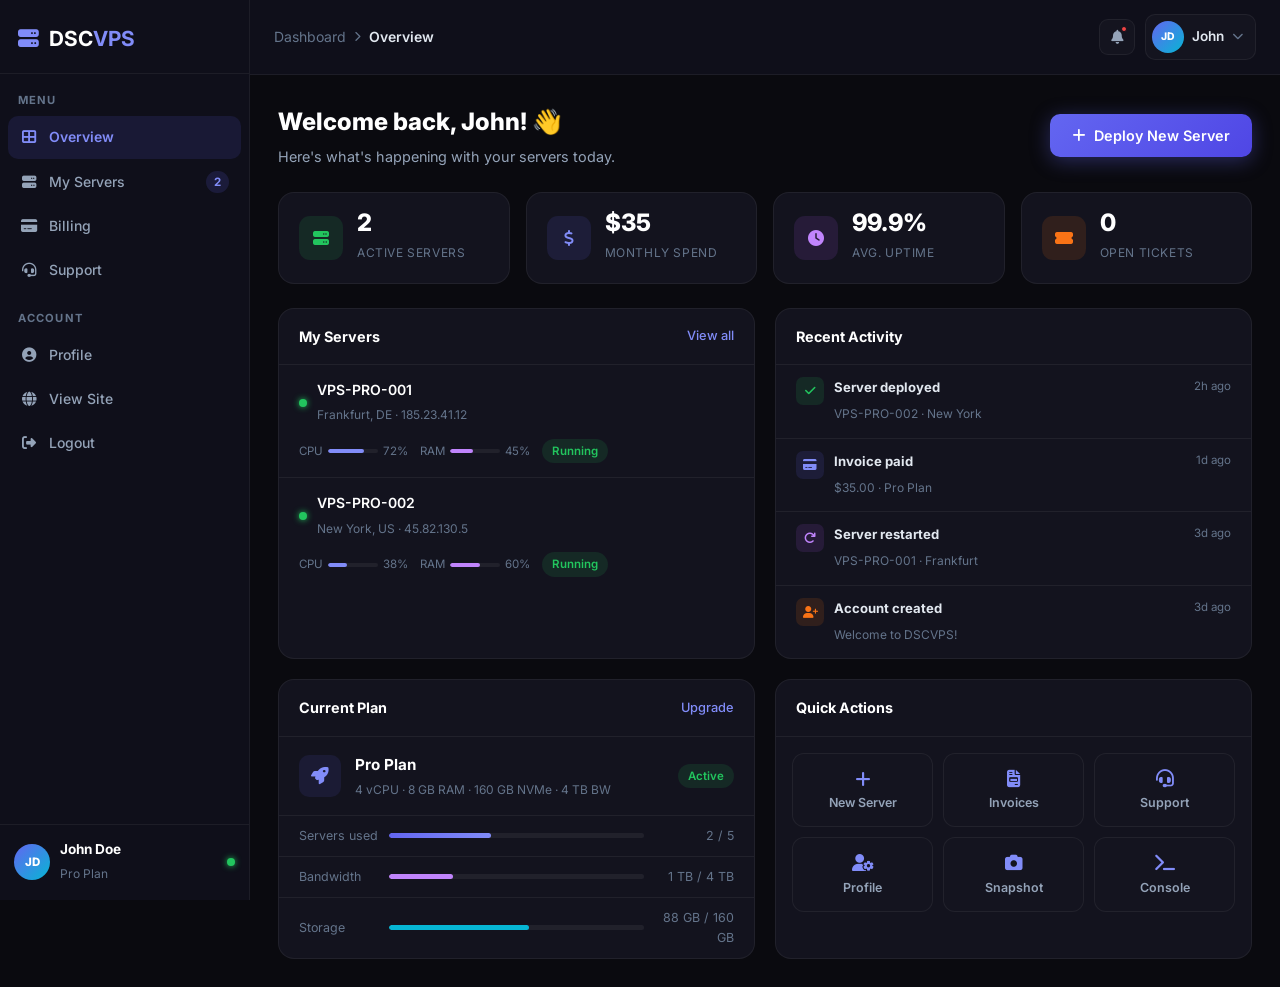
<file: dashboard.html>
<!DOCTYPE html>
<html lang="en">
<head>
  <meta charset="UTF-8" />
  <meta name="viewport" content="width=device-width, initial-scale=1.0" />
  <title>Dashboard — DSCVPS</title>
  <link rel="stylesheet" href="style.css" />
  <link rel="stylesheet" href="dashboard.css" />
  <link href="https://fonts.googleapis.com/css2?family=Inter:wght@300;400;500;600;700;800;900&display=swap" rel="stylesheet" />
  <link rel="stylesheet" href="https://cdnjs.cloudflare.com/ajax/libs/font-awesome/6.5.0/css/all.min.css" />
</head>
<body class="dash-body">

  <!-- SIDEBAR -->
  <aside class="dash-sidebar" id="dashSidebar">
    <div class="dash-sidebar-logo">
      <i class="fas fa-server"></i>
      <span>DSC<b>VPS</b></span>
      <button class="dash-sidebar-close" id="dashSidebarClose"><i class="fas fa-times"></i></button>
    </div>

    <div class="dash-sidebar-label">Menu</div>
    <nav class="dash-nav">
      <a href="#" class="dash-nav-item active" data-panel="overview">
        <i class="fas fa-th-large"></i><span>Overview</span>
      </a>
      <a href="#" class="dash-nav-item" data-panel="servers">
        <i class="fas fa-server"></i><span>My Servers</span>
        <span class="dash-badge">2</span>
      </a>
      <a href="#" class="dash-nav-item" data-panel="billing">
        <i class="fas fa-credit-card"></i><span>Billing</span>
      </a>
      <a href="#" class="dash-nav-item" data-panel="support">
        <i class="fas fa-headset"></i><span>Support</span>
      </a>
    </nav>

    <div class="dash-sidebar-label">Account</div>
    <nav class="dash-nav">
      <a href="#" class="dash-nav-item" data-panel="profile">
        <i class="fas fa-user-circle"></i><span>Profile</span>
      </a>
      <a href="index.html" class="dash-nav-item">
        <i class="fas fa-globe"></i><span>View Site</span>
      </a>
      <a href="login.html" class="dash-nav-item dash-logout">
        <i class="fas fa-sign-out-alt"></i><span>Logout</span>
      </a>
    </nav>

    <div class="dash-sidebar-footer">
      <div class="dash-user-profile">
        <div class="dash-avatar" id="sidebarAvatar">JD</div>
        <div class="dash-user-info">
          <strong id="sidebarName">John Doe</strong>
          <span id="sidebarPlan">Pro Plan</span>
        </div>
        <span class="dash-online-dot"></span>
      </div>
    </div>
  </aside>

  <!-- MAIN -->
  <div class="dash-main" id="dashMain">

    <!-- TOPBAR -->
    <header class="dash-topbar">
      <div class="dash-topbar-left">
        <button class="dash-menu-toggle" id="dashMenuToggle"><i class="fas fa-bars"></i></button>
        <div class="dash-breadcrumb">
          <span>Dashboard</span>
          <i class="fas fa-chevron-right"></i>
          <span id="dashBreadcrumb">Overview</span>
        </div>
      </div>
      <div class="dash-topbar-right">
        <button class="dash-topbar-btn" id="dashNotifBtn" title="Notifications">
          <i class="fas fa-bell"></i>
          <span class="dash-notif-dot"></span>
        </button>
        <div class="dash-topbar-user">
          <div class="dash-avatar sm" id="topbarAvatar">JD</div>
          <span id="topbarName">John Doe</span>
          <i class="fas fa-chevron-down" style="font-size:0.7rem;color:var(--text-dim)"></i>
        </div>
      </div>
    </header>

    <!-- PANELS -->
    <div class="dash-content">

      <!-- ===== OVERVIEW ===== -->
      <section class="dash-panel active" id="panel-overview">
        <div class="dash-welcome" id="dashWelcome">
          <div>
            <h2>Welcome back, <span id="welcomeName">John</span>! 👋</h2>
            <p>Here's what's happening with your servers today.</p>
          </div>
          <a href="#" class="btn btn-primary btn-sm" onclick="switchPanel('servers')">
            <i class="fas fa-plus"></i> Deploy New Server
          </a>
        </div>

        <!-- STATS -->
        <div class="dash-stats-grid">
          <div class="dash-stat-card">
            <div class="dash-stat-icon green"><i class="fas fa-server"></i></div>
            <div>
              <span class="dash-stat-num">2</span>
              <span class="dash-stat-label">Active Servers</span>
            </div>
          </div>
          <div class="dash-stat-card">
            <div class="dash-stat-icon blue"><i class="fas fa-dollar-sign"></i></div>
            <div>
              <span class="dash-stat-num">$35</span>
              <span class="dash-stat-label">Monthly Spend</span>
            </div>
          </div>
          <div class="dash-stat-card">
            <div class="dash-stat-icon purple"><i class="fas fa-clock"></i></div>
            <div>
              <span class="dash-stat-num">99.9%</span>
              <span class="dash-stat-label">Avg. Uptime</span>
            </div>
          </div>
          <div class="dash-stat-card">
            <div class="dash-stat-icon orange"><i class="fas fa-ticket-alt"></i></div>
            <div>
              <span class="dash-stat-num">0</span>
              <span class="dash-stat-label">Open Tickets</span>
            </div>
          </div>
        </div>

        <!-- SERVERS QUICK VIEW -->
        <div class="dash-grid-2">
          <div class="dash-card">
            <div class="dash-card-header">
              <h3>My Servers</h3>
              <a href="#" class="dash-card-link" onclick="switchPanel('servers')">View all</a>
            </div>
            <div class="dash-servers-list">
              <div class="dash-server-row">
                <div class="dash-server-row-left">
                  <span class="dash-status-dot green"></span>
                  <div>
                    <strong>VPS-PRO-001</strong>
                    <span>Frankfurt, DE · 185.23.41.12</span>
                  </div>
                </div>
                <div class="dash-server-row-right">
                  <div class="dash-mini-bar-wrap">
                    <span>CPU</span>
                    <div class="dash-mini-bar"><div class="dash-mini-fill" style="width:72%;background:var(--primary-light)"></div></div>
                    <span>72%</span>
                  </div>
                  <div class="dash-mini-bar-wrap">
                    <span>RAM</span>
                    <div class="dash-mini-bar"><div class="dash-mini-fill" style="width:45%;background:#c084fc"></div></div>
                    <span>45%</span>
                  </div>
                  <span class="dash-badge-status running">Running</span>
                </div>
              </div>
              <div class="dash-server-row">
                <div class="dash-server-row-left">
                  <span class="dash-status-dot green"></span>
                  <div>
                    <strong>VPS-PRO-002</strong>
                    <span>New York, US · 45.82.130.5</span>
                  </div>
                </div>
                <div class="dash-server-row-right">
                  <div class="dash-mini-bar-wrap">
                    <span>CPU</span>
                    <div class="dash-mini-bar"><div class="dash-mini-fill" style="width:38%;background:var(--primary-light)"></div></div>
                    <span>38%</span>
                  </div>
                  <div class="dash-mini-bar-wrap">
                    <span>RAM</span>
                    <div class="dash-mini-bar"><div class="dash-mini-fill" style="width:60%;background:#c084fc"></div></div>
                    <span>60%</span>
                  </div>
                  <span class="dash-badge-status running">Running</span>
                </div>
              </div>
            </div>
          </div>

          <div class="dash-card">
            <div class="dash-card-header">
              <h3>Recent Activity</h3>
            </div>
            <ul class="dash-activity-list">
              <li><span class="dash-act-icon green"><i class="fas fa-check"></i></span><div><strong>Server deployed</strong><span>VPS-PRO-002 · New York</span></div><time>2h ago</time></li>
              <li><span class="dash-act-icon blue"><i class="fas fa-credit-card"></i></span><div><strong>Invoice paid</strong><span>$35.00 · Pro Plan</span></div><time>1d ago</time></li>
              <li><span class="dash-act-icon purple"><i class="fas fa-redo"></i></span><div><strong>Server restarted</strong><span>VPS-PRO-001 · Frankfurt</span></div><time>3d ago</time></li>
              <li><span class="dash-act-icon orange"><i class="fas fa-user-plus"></i></span><div><strong>Account created</strong><span>Welcome to DSCVPS!</span></div><time>3d ago</time></li>
            </ul>
          </div>

          <div class="dash-card">
            <div class="dash-card-header">
              <h3>Current Plan</h3>
              <a href="#plans" class="dash-card-link" onclick="window.location='index.html#plans'">Upgrade</a>
            </div>
            <div class="dash-plan-info">
              <div class="dash-plan-icon"><i class="fas fa-rocket"></i></div>
              <div>
                <h4 id="dashPlanName">Pro Plan</h4>
                <p>4 vCPU · 8 GB RAM · 160 GB NVMe · 4 TB BW</p>
              </div>
              <span class="dash-badge-status running">Active</span>
            </div>
            <div class="dash-plan-bar-row">
              <span>Servers used</span>
              <div class="dash-plan-bar-bg"><div class="dash-plan-bar-fill" style="width:40%"></div></div>
              <span>2 / 5</span>
            </div>
            <div class="dash-plan-bar-row">
              <span>Bandwidth</span>
              <div class="dash-plan-bar-bg"><div class="dash-plan-bar-fill" style="width:25%;background:#c084fc"></div></div>
              <span>1 TB / 4 TB</span>
            </div>
            <div class="dash-plan-bar-row">
              <span>Storage</span>
              <div class="dash-plan-bar-bg"><div class="dash-plan-bar-fill" style="width:55%;background:var(--cyan)"></div></div>
              <span>88 GB / 160 GB</span>
            </div>
          </div>

          <div class="dash-card">
            <div class="dash-card-header"><h3>Quick Actions</h3></div>
            <div class="dash-quick-actions">
              <button class="dash-action-btn" onclick="showToast('Deploying new server...','info')">
                <i class="fas fa-plus"></i>
                <span>New Server</span>
              </button>
              <button class="dash-action-btn" onclick="switchPanel('billing')">
                <i class="fas fa-file-invoice"></i>
                <span>Invoices</span>
              </button>
              <button class="dash-action-btn" onclick="switchPanel('support')">
                <i class="fas fa-headset"></i>
                <span>Support</span>
              </button>
              <button class="dash-action-btn" onclick="switchPanel('profile')">
                <i class="fas fa-user-cog"></i>
                <span>Profile</span>
              </button>
              <button class="dash-action-btn" onclick="showToast('Creating snapshot...','success')">
                <i class="fas fa-camera"></i>
                <span>Snapshot</span>
              </button>
              <button class="dash-action-btn" onclick="showToast('Opening console...','info')">
                <i class="fas fa-terminal"></i>
                <span>Console</span>
              </button>
            </div>
          </div>
        </div>
      </section>

      <!-- ===== SERVERS ===== -->
      <section class="dash-panel" id="panel-servers">
        <div class="dash-panel-title">
          <h2>My Servers</h2>
          <button class="btn btn-primary btn-sm" onclick="showToast('Server deployment coming soon','info')">
            <i class="fas fa-plus"></i> Deploy Server
          </button>
        </div>
        <div class="dash-servers-grid" id="dashServersGrid"></div>
      </section>

      <!-- ===== BILLING ===== -->
      <section class="dash-panel" id="panel-billing">
        <div class="dash-panel-title">
          <h2>Billing & Invoices</h2>
          <button class="btn btn-outline btn-sm" onclick="showToast('Downloading invoices...','success')">
            <i class="fas fa-download"></i> Export All
          </button>
        </div>
        <div class="dash-billing-stats">
          <div class="dash-stat-card">
            <div class="dash-stat-icon green"><i class="fas fa-dollar-sign"></i></div>
            <div><span class="dash-stat-num">$35</span><span class="dash-stat-label">This Month</span></div>
          </div>
          <div class="dash-stat-card">
            <div class="dash-stat-icon blue"><i class="fas fa-history"></i></div>
            <div><span class="dash-stat-num">$245</span><span class="dash-stat-label">Total Paid</span></div>
          </div>
          <div class="dash-stat-card">
            <div class="dash-stat-icon orange"><i class="fas fa-calendar-alt"></i></div>
            <div><span class="dash-stat-num">Oct 1</span><span class="dash-stat-label">Next Invoice</span></div>
          </div>
        </div>
        <div class="dash-card">
          <div class="dash-card-header"><h3>Invoice History</h3></div>
          <div class="dash-table-wrap">
            <table class="dash-table">
              <thead>
                <tr>
                  <th>Invoice</th>
                  <th>Plan</th>
                  <th>Amount</th>
                  <th>Date</th>
                  <th>Status</th>
                  <th>Action</th>
                </tr>
              </thead>
              <tbody id="dashInvoicesBody"></tbody>
            </table>
          </div>
        </div>
      </section>

      <!-- ===== SUPPORT ===== -->
      <section class="dash-panel" id="panel-support">
        <div class="dash-panel-title">
          <h2>Support</h2>
          <button class="btn btn-primary btn-sm" id="openTicketBtn">
            <i class="fas fa-plus"></i> Open Ticket
          </button>
        </div>

        <!-- NEW TICKET FORM -->
        <div class="dash-card" id="newTicketForm" style="display:none;margin-bottom:24px">
          <div class="dash-card-header">
            <h3>New Support Ticket</h3>
            <button class="dash-close-btn" id="closeTicketForm"><i class="fas fa-times"></i></button>
          </div>
          <div class="dash-form-body">
            <div class="dash-form-group">
              <label>Subject</label>
              <input type="text" class="dash-input" id="ticketSubject" placeholder="Brief description of your issue..." />
            </div>
            <div class="dash-form-group">
              <label>Priority</label>
              <select class="dash-select" id="ticketPriority">
                <option value="low">Low</option>
                <option value="medium" selected>Medium</option>
                <option value="high">High</option>
              </select>
            </div>
            <div class="dash-form-group">
              <label>Message</label>
              <textarea class="dash-textarea" id="ticketMessage" rows="4" placeholder="Describe your issue in detail..."></textarea>
            </div>
            <button class="btn btn-primary btn-sm" id="submitTicketBtn">
              <i class="fas fa-paper-plane"></i> Submit Ticket
            </button>
          </div>
        </div>

        <div class="dash-card">
          <div class="dash-card-header"><h3>My Tickets</h3></div>
          <div class="dash-tickets-list" id="dashTicketsList"></div>
        </div>
      </section>

      <!-- ===== PROFILE ===== -->
      <section class="dash-panel" id="panel-profile">
        <div class="dash-panel-title"><h2>My Profile</h2></div>
        <div class="dash-profile-grid">

          <div class="dash-card">
            <div class="dash-card-header"><h3><i class="fas fa-user"></i> Personal Info</h3></div>
            <div class="dash-form-body">
              <div class="dash-profile-avatar-row">
                <div class="dash-avatar xl" id="profileAvatar">JD</div>
                <div>
                  <h4 id="profileFullName">John Doe</h4>
                  <span id="profileEmail">john@example.com</span>
                </div>
              </div>
              <div class="dash-form-group">
                <label>First Name</label>
                <input type="text" class="dash-input" id="profileFirstName" placeholder="First name" />
              </div>
              <div class="dash-form-group">
                <label>Last Name</label>
                <input type="text" class="dash-input" id="profileLastName" placeholder="Last name" />
              </div>
              <div class="dash-form-group">
                <label>Email</label>
                <input type="email" class="dash-input" id="profileEmailInput" placeholder="your@email.com" />
              </div>
              <div class="dash-form-group">
                <label>Company <span style="color:var(--text-dim);font-size:0.75rem">(optional)</span></label>
                <input type="text" class="dash-input" placeholder="Your company name" />
              </div>
              <button class="btn btn-primary btn-sm" id="saveProfileBtn"><i class="fas fa-save"></i> Save Changes</button>
            </div>
          </div>

          <div class="dash-card">
            <div class="dash-card-header"><h3><i class="fas fa-lock"></i> Change Password</h3></div>
            <div class="dash-form-body">
              <div class="dash-form-group">
                <label>Current Password</label>
                <input type="password" class="dash-input" placeholder="••••••••" />
              </div>
              <div class="dash-form-group">
                <label>New Password</label>
                <input type="password" class="dash-input" placeholder="Min. 8 characters" />
              </div>
              <div class="dash-form-group">
                <label>Confirm New Password</label>
                <input type="password" class="dash-input" placeholder="Repeat new password" />
              </div>
              <button class="btn btn-primary btn-sm" onclick="showToast('Password updated successfully','success')"><i class="fas fa-key"></i> Update Password</button>
            </div>
          </div>

          <div class="dash-card">
            <div class="dash-card-header"><h3><i class="fas fa-shield-alt"></i> Security</h3></div>
            <div class="dash-form-body">
              <div class="dash-security-row"><span>Two-Factor Authentication</span><label class="dash-toggle"><input type="checkbox" /><span class="dash-slider"></span></label></div>
              <div class="dash-security-row"><span>Login Email Alerts</span><label class="dash-toggle"><input type="checkbox" checked /><span class="dash-slider"></span></label></div>
              <div class="dash-security-row"><span>API Access</span><label class="dash-toggle"><input type="checkbox" /><span class="dash-slider"></span></label></div>
              <div class="dash-form-group" style="margin-top:16px">
                <label>API Key</label>
                <div class="dash-api-wrap">
                  <input type="password" class="dash-input" value="sk_user_dscvps_abc123xyz" readonly id="userApiKey" />
                  <button class="dash-copy-btn" onclick="copyUserKey()"><i class="fas fa-copy"></i></button>
                </div>
              </div>
            </div>
          </div>

          <div class="dash-card">
            <div class="dash-card-header"><h3><i class="fas fa-bell"></i> Notifications</h3></div>
            <div class="dash-form-body">
              <div class="dash-security-row"><span>Server alerts</span><label class="dash-toggle"><input type="checkbox" checked /><span class="dash-slider"></span></label></div>
              <div class="dash-security-row"><span>Billing reminders</span><label class="dash-toggle"><input type="checkbox" checked /><span class="dash-slider"></span></label></div>
              <div class="dash-security-row"><span>Maintenance notices</span><label class="dash-toggle"><input type="checkbox" checked /><span class="dash-slider"></span></label></div>
              <div class="dash-security-row"><span>Newsletter</span><label class="dash-toggle"><input type="checkbox" /><span class="dash-slider"></span></label></div>
              <button class="btn btn-primary btn-sm" style="margin-top:16px" onclick="showToast('Notification preferences saved','success')"><i class="fas fa-save"></i> Save</button>
            </div>
          </div>

        </div>
      </section>

    </div>
  </div>

  <!-- TOAST -->
  <div class="dash-toast-container" id="dashToastContainer"></div>

  <script src="dashboard.js"></script>
</body>
</html>
</file>
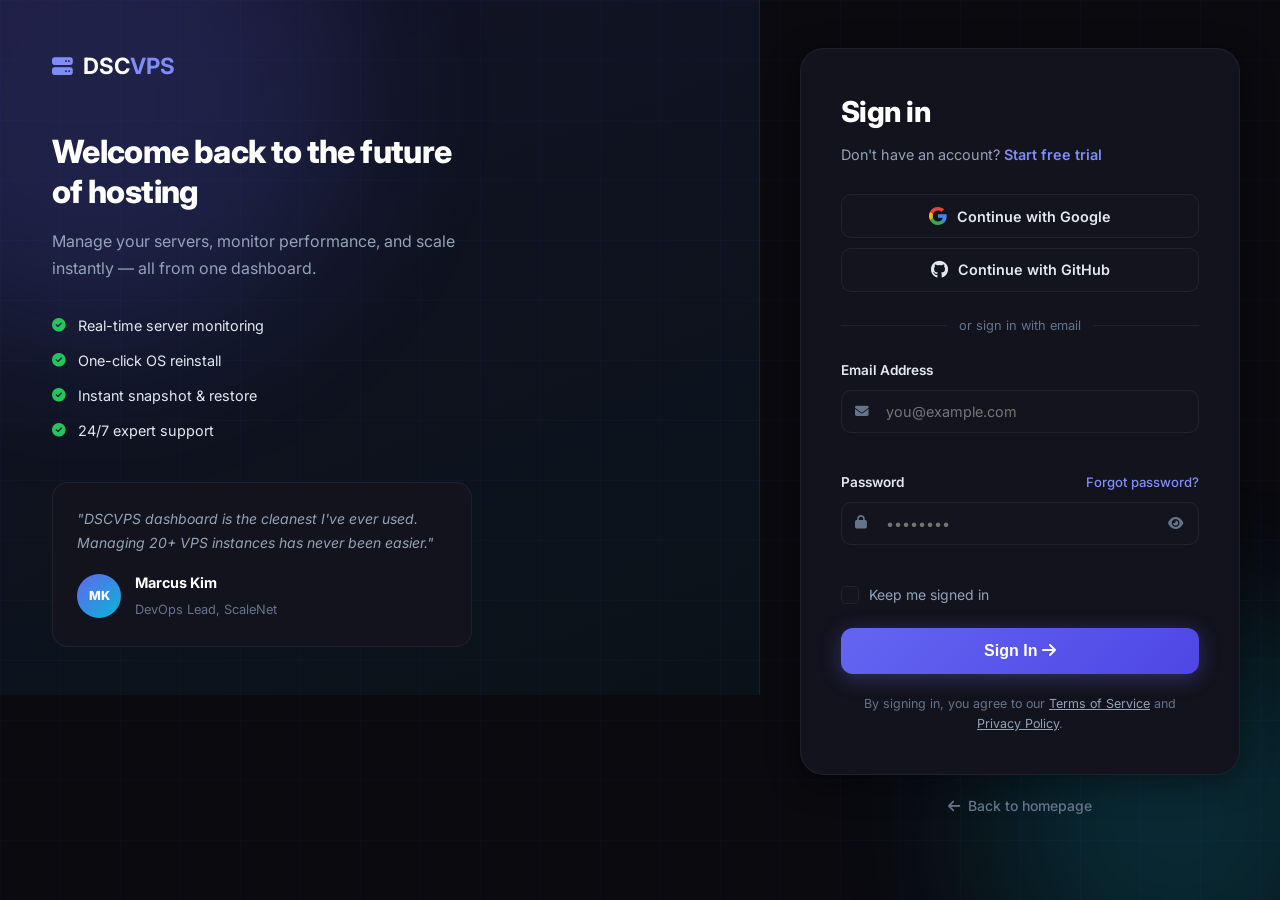
<file: login.html>
<!DOCTYPE html>
<html lang="en">
<head>
  <meta charset="UTF-8" />
  <meta name="viewport" content="width=device-width, initial-scale=1.0" />
  <title>Login — DSCVPS</title>
  <link rel="stylesheet" href="style.css" />
  <link rel="stylesheet" href="login.css" />
  <link href="https://fonts.googleapis.com/css2?family=Inter:wght@300;400;500;600;700;800;900&display=swap" rel="stylesheet" />
  <link rel="stylesheet" href="https://cdnjs.cloudflare.com/ajax/libs/font-awesome/6.5.0/css/all.min.css" />
</head>
<body class="auth-body">

  <div class="auth-bg">
    <div class="grid-overlay"></div>
    <div class="particles" id="particles"></div>
    <div class="glow-orb orb1"></div>
    <div class="glow-orb orb2"></div>
  </div>

  <div class="auth-wrapper">

    <!-- LEFT PANEL -->
    <div class="auth-left">
      <a href="index.html" class="auth-logo">
        <i class="fas fa-server"></i>
        <span>DSC<b>VPS</b></span>
      </a>
      <div class="auth-left-content">
        <h2>Welcome back to the future of hosting</h2>
        <p>Manage your servers, monitor performance, and scale instantly — all from one dashboard.</p>
        <ul class="auth-perks">
          <li><i class="fas fa-check-circle"></i> Real-time server monitoring</li>
          <li><i class="fas fa-check-circle"></i> One-click OS reinstall</li>
          <li><i class="fas fa-check-circle"></i> Instant snapshot & restore</li>
          <li><i class="fas fa-check-circle"></i> 24/7 expert support</li>
        </ul>
        <div class="auth-testimonial">
          <p>"DSCVPS dashboard is the cleanest I've ever used. Managing 20+ VPS instances has never been easier."</p>
          <div class="testimonial-author">
            <div class="avatar">MK</div>
            <div>
              <strong>Marcus Kim</strong>
              <span>DevOps Lead, ScaleNet</span>
            </div>
          </div>
        </div>
      </div>
    </div>

    <!-- RIGHT PANEL -->
    <div class="auth-right">
      <div class="auth-card">
        <div class="auth-card-header">
          <h1>Sign in</h1>
          <p>Don't have an account? <a href="#">Start free trial</a></p>
        </div>

        <div class="social-auth">
          <button class="social-btn" id="googleBtn">
            <svg width="18" height="18" viewBox="0 0 18 18"><path fill="#4285F4" d="M17.64 9.2c0-.637-.057-1.251-.164-1.84H9v3.481h4.844c-.209 1.125-.843 2.078-1.796 2.717v2.258h2.908c1.702-1.567 2.684-3.874 2.684-6.615z"/><path fill="#34A853" d="M9 18c2.43 0 4.467-.806 5.956-2.184l-2.908-2.258c-.806.54-1.837.86-3.048.86-2.344 0-4.328-1.584-5.036-3.711H.957v2.332A8.997 8.997 0 0 0 9 18z"/><path fill="#FBBC05" d="M3.964 10.707A5.41 5.41 0 0 1 3.682 9c0-.593.102-1.17.282-1.707V4.961H.957A8.996 8.996 0 0 0 0 9c0 1.452.348 2.827.957 4.039l3.007-2.332z"/><path fill="#EA4335" d="M9 3.58c1.321 0 2.508.454 3.44 1.345l2.582-2.58C13.463.891 11.426 0 9 0A8.997 8.997 0 0 0 .957 4.961L3.964 7.293C4.672 5.163 6.656 3.58 9 3.58z"/></svg>
            Continue with Google
          </button>
          <button class="social-btn" id="githubBtn">
            <i class="fab fa-github"></i>
            Continue with GitHub
          </button>
        </div>

        <div class="divider"><span>or sign in with email</span></div>

        <form id="loginForm">
          <div class="form-group">
            <label>Email Address</label>
            <div class="input-wrap">
              <i class="fas fa-envelope"></i>
              <input type="email" id="email" placeholder="you@example.com" autocomplete="email" required />
            </div>
            <span class="field-error" id="emailError"></span>
          </div>

          <div class="form-group">
            <label>
              Password
              <a href="#" class="forgot-link">Forgot password?</a>
            </label>
            <div class="input-wrap">
              <i class="fas fa-lock"></i>
              <input type="password" id="password" placeholder="••••••••" autocomplete="current-password" required />
              <button type="button" class="toggle-pw" id="togglePw" aria-label="Show password">
                <i class="fas fa-eye" id="eyeIcon"></i>
              </button>
            </div>
            <span class="field-error" id="passwordError"></span>
          </div>

          <div class="form-options">
            <label class="checkbox-label">
              <input type="checkbox" id="rememberMe" />
              <span class="checkmark"></span>
              Keep me signed in
            </label>
          </div>

          <button type="submit" class="btn btn-primary btn-lg w-full" id="loginBtn">
            <span id="loginBtnText">Sign In <i class="fas fa-arrow-right"></i></span>
            <span id="loginBtnLoader" style="display:none"><i class="fas fa-spinner fa-spin"></i> Signing in...</span>
          </button>

          <div id="loginError" class="login-error" style="display:none">
            <i class="fas fa-exclamation-circle"></i>
            <span id="loginErrorMsg">Invalid email or password. Please try again.</span>
          </div>
        </form>

        <div class="auth-footer-note">
          By signing in, you agree to our
          <a href="#">Terms of Service</a> and <a href="#">Privacy Policy</a>.
        </div>
      </div>

      <a href="index.html" class="back-home">
        <i class="fas fa-arrow-left"></i> Back to homepage
      </a>
    </div>

  </div>

  <script src="https://accounts.google.com/gsi/client" async defer></script>
  <script src="login.js"></script>
</body>
</html>
</file>
<file: style.css>
/* ===== RESET & BASE ===== */
*, *::before, *::after { box-sizing: border-box; margin: 0; padding: 0; }

:root {
  --primary: #6366f1;
  --primary-dark: #4f46e5;
  --primary-light: #818cf8;
  --accent: #06b6d4;
  --purple: #a855f7;
  --green: #22c55e;
  --orange: #f97316;
  --red: #ef4444;
  --cyan: #06b6d4;
  --bg: #0a0a0f;
  --bg2: #0f0f1a;
  --bg3: #14141f;
  --card: #13131e;
  --card2: #1a1a2e;
  --border: rgba(99,102,241,0.15);
  --border2: rgba(255,255,255,0.06);
  --text: #e2e8f0;
  --text-muted: #94a3b8;
  --text-dim: #64748b;
  --radius: 16px;
  --radius-sm: 10px;
  --shadow: 0 8px 32px rgba(0,0,0,0.4);
  --shadow-glow: 0 0 40px rgba(99,102,241,0.2);
}

html, body {
  height: auto;
  min-height: 100%;
  scroll-behavior: smooth;
}

body {
  font-family: 'Inter', sans-serif;
  background: var(--bg);
  color: var(--text);
  line-height: 1.6;
  overflow-x: hidden;
  overflow-y: scroll;
}

a { text-decoration: none; color: inherit; }
ul { list-style: none; }
img { max-width: 100%; }

/* ===== SCROLLBAR ===== */
::-webkit-scrollbar { width: 6px; }
::-webkit-scrollbar-track { background: var(--bg); }
::-webkit-scrollbar-thumb { background: var(--primary); border-radius: 3px; }

/* ===== BUTTONS ===== */
.btn {
  display: inline-flex;
  align-items: center;
  gap: 8px;
  padding: 10px 22px;
  border-radius: 10px;
  font-weight: 600;
  font-size: 0.9rem;
  cursor: pointer;
  border: none;
  transition: all 0.25s ease;
  white-space: nowrap;
}

.btn-primary {
  background: linear-gradient(135deg, var(--primary), var(--primary-dark));
  color: #fff;
  box-shadow: 0 4px 20px rgba(99,102,241,0.35);
}
.btn-primary:hover {
  transform: translateY(-2px);
  box-shadow: 0 8px 30px rgba(99,102,241,0.5);
}

.btn-outline {
  background: transparent;
  color: var(--text);
  border: 1px solid var(--border2);
}
.btn-outline:hover {
  border-color: var(--primary);
  color: var(--primary-light);
  background: rgba(99,102,241,0.08);
}

.btn-ghost {
  background: rgba(255,255,255,0.05);
  color: var(--text);
  border: 1px solid var(--border2);
}
.btn-ghost:hover {
  background: rgba(255,255,255,0.1);
}

.btn-lg { padding: 14px 30px; font-size: 1rem; border-radius: 12px; }
.w-full { width: 100%; justify-content: center; }

/* ===== NAVBAR ===== */
.navbar {
  position: fixed;
  top: 0; left: 0; right: 0;
  z-index: 1000;
  padding: 16px 0;
  transition: all 0.3s ease;
}

.navbar.scrolled {
  background: rgba(10,10,15,0.85);
  backdrop-filter: blur(20px);
  -webkit-backdrop-filter: blur(20px);
  border-bottom: 1px solid var(--border2);
  padding: 12px 0;
  box-shadow: 0 4px 30px rgba(0,0,0,0.3);
}

.nav-container {
  max-width: 1280px;
  margin: 0 auto;
  padding: 0 24px;
  display: flex;
  align-items: center;
  gap: 40px;
}

.nav-logo {
  display: flex;
  align-items: center;
  gap: 10px;
  font-size: 1.4rem;
  font-weight: 700;
  color: #fff;
}
.nav-logo i {
  color: var(--primary-light);
  font-size: 1.3rem;
}
.nav-logo b { color: var(--primary-light); }

.nav-links {
  display: flex;
  align-items: center;
  gap: 4px;
  margin-left: auto;
}
.nav-links a {
  padding: 7px 14px;
  border-radius: 8px;
  font-size: 0.9rem;
  color: var(--text-muted);
  transition: all 0.2s;
}
.nav-links a:hover {
  color: #fff;
  background: rgba(255,255,255,0.06);
}

.nav-cta {
  display: flex;
  align-items: center;
  gap: 10px;
}

.hamburger {
  display: none;
  flex-direction: column;
  gap: 5px;
  background: none;
  border: none;
  cursor: pointer;
  padding: 4px;
  margin-left: auto;
}
.hamburger span {
  display: block;
  width: 24px;
  height: 2px;
  background: var(--text);
  border-radius: 2px;
  transition: all 0.3s;
}

/* ===== HERO ===== */
.hero {
  min-height: 100vh;
  display: flex;
  align-items: center;
  position: relative;
  overflow: visible;
  padding: 120px 24px 80px;
  max-width: 1280px;
  margin: 0 auto;
}

.hero-bg {
  position: absolute;
  inset: 0;
  z-index: -1;
  pointer-events: none;
}

.grid-overlay {
  position: absolute;
  inset: 0;
  background-image:
    linear-gradient(rgba(99,102,241,0.04) 1px, transparent 1px),
    linear-gradient(90deg, rgba(99,102,241,0.04) 1px, transparent 1px);
  background-size: 60px 60px;
}

.particles {
  position: absolute;
  inset: 0;
}

.particle {
  position: absolute;
  border-radius: 50%;
  background: var(--primary);
  animation: float linear infinite;
  opacity: 0;
}

@keyframes float {
  0% { transform: translateY(100vh) scale(0); opacity: 0; }
  10% { opacity: 0.6; }
  90% { opacity: 0.3; }
  100% { transform: translateY(-20px) scale(1); opacity: 0; }
}

.hero-content {
  flex: 1;
  max-width: 640px;
  z-index: 1;
}

.badge {
  display: inline-flex;
  align-items: center;
  gap: 8px;
  background: rgba(99,102,241,0.12);
  border: 1px solid rgba(99,102,241,0.3);
  color: var(--primary-light);
  padding: 6px 16px;
  border-radius: 50px;
  font-size: 0.85rem;
  font-weight: 600;
  margin-bottom: 24px;
}

.hero h1 {
  font-size: clamp(2.2rem, 5vw, 3.8rem);
  font-weight: 900;
  line-height: 1.15;
  letter-spacing: -0.02em;
  margin-bottom: 20px;
  color: #fff;
}

.gradient-text {
  background: linear-gradient(135deg, var(--primary-light), var(--accent));
  -webkit-background-clip: text;
  -webkit-text-fill-color: transparent;
  background-clip: text;
}

.hero p {
  font-size: 1.1rem;
  color: var(--text-muted);
  margin-bottom: 36px;
  line-height: 1.7;
}

.hero-actions {
  display: flex;
  gap: 14px;
  margin-bottom: 60px;
  flex-wrap: wrap;
}

.hero-stats {
  display: flex;
  align-items: center;
  gap: 0;
  flex-wrap: wrap;
}

.stat {
  text-align: center;
  padding: 0 32px 0 0;
}
.stat:first-child { padding-left: 0; }

.stat-num {
  font-size: 2rem;
  font-weight: 800;
  color: #fff;
  line-height: 1;
}
.stat > span:nth-child(2) {
  font-size: 1.2rem;
  font-weight: 700;
  color: var(--primary-light);
}
.stat p {
  font-size: 0.78rem;
  color: var(--text-dim);
  margin: 4px 0 0;
  text-transform: uppercase;
  letter-spacing: 0.05em;
}

.stat-divider {
  width: 1px;
  height: 40px;
  background: var(--border2);
  margin-right: 32px;
}

/* SERVER CARD */
.hero-visual {
  flex: 1;
  display: flex;
  justify-content: center;
  align-items: center;
  z-index: 1;
  padding-left: 40px;
}

.server-card {
  background: var(--card);
  border: 1px solid var(--border);
  border-radius: 20px;
  padding: 28px;
  width: 320px;
  box-shadow: var(--shadow), var(--shadow-glow);
}

.floating {
  animation: floating 4s ease-in-out infinite;
}
@keyframes floating {
  0%, 100% { transform: translateY(0); }
  50% { transform: translateY(-16px); }
}

.server-card-header {
  display: flex;
  align-items: center;
  gap: 10px;
  margin-bottom: 24px;
  font-size: 0.9rem;
  font-weight: 600;
  color: var(--text);
}

.status-dot {
  width: 10px;
  height: 10px;
  border-radius: 50%;
  background: var(--green);
  box-shadow: 0 0 8px var(--green);
  animation: pulse-dot 2s infinite;
}
@keyframes pulse-dot {
  0%, 100% { opacity: 1; box-shadow: 0 0 8px var(--green); }
  50% { opacity: 0.6; box-shadow: 0 0 16px var(--green); }
}

.server-badge {
  margin-left: auto;
  background: rgba(34,197,94,0.15);
  color: var(--green);
  border: 1px solid rgba(34,197,94,0.3);
  padding: 2px 10px;
  border-radius: 50px;
  font-size: 0.72rem;
  font-weight: 700;
  letter-spacing: 0.08em;
}

.server-metrics { display: flex; flex-direction: column; gap: 14px; margin-bottom: 20px; }

.metric {
  display: flex;
  align-items: center;
  gap: 10px;
  font-size: 0.8rem;
  color: var(--text-muted);
}
.metric > span:first-child { width: 38px; font-weight: 600; font-size: 0.72rem; letter-spacing: 0.05em; }
.metric > span:last-child { width: 34px; text-align: right; font-weight: 600; color: var(--text); }

.bar-wrap {
  flex: 1;
  height: 6px;
  background: rgba(255,255,255,0.06);
  border-radius: 3px;
  overflow: hidden;
}
.bar {
  height: 100%;
  width: var(--w);
  background: linear-gradient(90deg, var(--primary), var(--primary-light));
  border-radius: 3px;
  transition: width 1.5s ease;
}
.bar.ram { background: linear-gradient(90deg, var(--purple), #c084fc); }
.bar.disk { background: linear-gradient(90deg, var(--accent), #67e8f9); }

.server-footer {
  display: flex;
  justify-content: space-between;
  align-items: center;
  font-size: 0.8rem;
  color: var(--text-dim);
  padding-top: 16px;
  border-top: 1px solid var(--border2);
}

.uptime-badge {
  display: flex;
  align-items: center;
  gap: 5px;
  color: var(--green);
  font-weight: 600;
  font-size: 0.8rem;
}
.uptime-badge i { font-size: 0.5rem; }

/* ===== CONTAINER ===== */
.container {
  max-width: 1280px;
  margin: 0 auto;
  padding: 0 24px;
}

/* ===== SECTION HEADER ===== */
.section-header {
  text-align: center;
  margin-bottom: 64px;
}
.section-tag {
  display: inline-block;
  background: rgba(99,102,241,0.1);
  border: 1px solid rgba(99,102,241,0.25);
  color: var(--primary-light);
  padding: 5px 16px;
  border-radius: 50px;
  font-size: 0.8rem;
  font-weight: 600;
  letter-spacing: 0.08em;
  text-transform: uppercase;
  margin-bottom: 16px;
}
.section-header h2 {
  font-size: clamp(1.8rem, 3.5vw, 2.8rem);
  font-weight: 800;
  color: #fff;
  letter-spacing: -0.02em;
  margin-bottom: 12px;
  line-height: 1.2;
}
.section-header p {
  color: var(--text-muted);
  font-size: 1.05rem;
  max-width: 480px;
  margin: 0 auto;
}

/* ===== FEATURES ===== */
.features {
  padding: 100px 0;
  background: var(--bg2);
}

.features-grid {
  display: grid;
  grid-template-columns: repeat(3, 1fr);
  gap: 24px;
}

.feature-card {
  background: var(--card);
  border: 1px solid var(--border2);
  border-radius: var(--radius);
  padding: 32px;
  transition: all 0.3s ease;
  opacity: 0;
  transform: translateY(30px);
}
.feature-card.visible {
  opacity: 1;
  transform: translateY(0);
}
.feature-card:hover {
  border-color: var(--border);
  transform: translateY(-4px);
  box-shadow: var(--shadow-glow);
}

.feature-icon {
  width: 52px;
  height: 52px;
  border-radius: 14px;
  background: rgba(99,102,241,0.12);
  color: var(--primary-light);
  display: flex;
  align-items: center;
  justify-content: center;
  font-size: 1.3rem;
  margin-bottom: 20px;
}
.feature-icon.purple { background: rgba(168,85,247,0.12); color: #c084fc; }
.feature-icon.green { background: rgba(34,197,94,0.12); color: var(--green); }
.feature-icon.orange { background: rgba(249,115,22,0.12); color: var(--orange); }
.feature-icon.red { background: rgba(239,68,68,0.12); color: var(--red); }
.feature-icon.cyan { background: rgba(6,182,212,0.12); color: var(--cyan); }

.feature-card h3 { font-size: 1.05rem; font-weight: 700; color: #fff; margin-bottom: 10px; }
.feature-card p { font-size: 0.9rem; color: var(--text-muted); line-height: 1.65; }

/* ===== PLANS ===== */
.plans {
  padding: 100px 0;
  background: var(--bg);
}

.billing-toggle {
  display: flex;
  align-items: center;
  justify-content: center;
  gap: 14px;
  margin-bottom: 52px;
  font-size: 0.95rem;
  color: var(--text-muted);
  font-weight: 500;
}

.toggle {
  position: relative;
  width: 52px;
  height: 28px;
  cursor: pointer;
}
.toggle input { opacity: 0; width: 0; height: 0; }
.toggle .slider {
  position: absolute;
  inset: 0;
  background: var(--card2);
  border-radius: 14px;
  border: 1px solid var(--border2);
  transition: 0.3s;
}
.toggle .slider::before {
  content: '';
  position: absolute;
  width: 20px;
  height: 20px;
  left: 3px;
  top: 3px;
  background: var(--text-dim);
  border-radius: 50%;
  transition: 0.3s;
}
.toggle input:checked + .slider { background: var(--primary); border-color: var(--primary); }
.toggle input:checked + .slider::before {
  transform: translateX(24px);
  background: #fff;
}

.save-badge {
  background: rgba(34,197,94,0.15);
  color: var(--green);
  border: 1px solid rgba(34,197,94,0.3);
  padding: 2px 10px;
  border-radius: 50px;
  font-size: 0.75rem;
  font-weight: 700;
}

.plans-grid {
  display: grid;
  grid-template-columns: repeat(4, 1fr);
  gap: 24px;
  align-items: start;
}

.plan-card {
  background: var(--card);
  border: 1px solid var(--border2);
  border-radius: 20px;
  padding: 32px 28px;
  position: relative;
  transition: all 0.3s ease;
  opacity: 0;
  transform: translateY(30px);
}
.plan-card.visible {
  opacity: 1;
  transform: translateY(0);
}
.plan-card:hover {
  border-color: var(--border);
  transform: translateY(-6px);
  box-shadow: var(--shadow);
}

.plan-card.popular {
  border-color: var(--primary);
  background: linear-gradient(160deg, rgba(99,102,241,0.08), var(--card));
  box-shadow: 0 0 40px rgba(99,102,241,0.15);
  transform: scale(1.03);
}
.plan-card.popular:hover { transform: scale(1.03) translateY(-6px); }

.plan-card.enterprise {
  border-color: rgba(6,182,212,0.3);
  background: linear-gradient(160deg, rgba(6,182,212,0.05), var(--card));
}

.popular-badge {
  position: absolute;
  top: -14px;
  left: 50%;
  transform: translateX(-50%);
  background: linear-gradient(135deg, var(--primary), var(--primary-dark));
  color: #fff;
  padding: 5px 18px;
  border-radius: 50px;
  font-size: 0.78rem;
  font-weight: 700;
  white-space: nowrap;
  box-shadow: 0 4px 15px rgba(99,102,241,0.4);
}

.plan-icon {
  width: 48px;
  height: 48px;
  border-radius: 12px;
  background: rgba(99,102,241,0.1);
  color: var(--primary-light);
  display: flex;
  align-items: center;
  justify-content: center;
  font-size: 1.2rem;
  margin-bottom: 14px;
}

.plan-header h3 {
  font-size: 1.15rem;
  font-weight: 700;
  color: #fff;
  margin-bottom: 6px;
}
.plan-header p { font-size: 0.85rem; color: var(--text-muted); margin-bottom: 20px; }

.plan-price {
  display: flex;
  align-items: flex-end;
  gap: 2px;
  margin-bottom: 24px;
  padding-bottom: 24px;
  border-bottom: 1px solid var(--border2);
}
.currency { font-size: 1.1rem; font-weight: 700; color: var(--text-muted); margin-bottom: 6px; }
.amount { font-size: 2.8rem; font-weight: 900; color: #fff; line-height: 1; }
.period { font-size: 0.9rem; color: var(--text-muted); margin-bottom: 6px; }

.enterprise-price span {
  font-size: 2.2rem;
  font-weight: 900;
  color: var(--accent);
}

.plan-features {
  display: flex;
  flex-direction: column;
  gap: 11px;
  margin-bottom: 28px;
}
.plan-features li {
  display: flex;
  align-items: center;
  gap: 10px;
  font-size: 0.875rem;
  color: var(--text);
}
.plan-features li i.fa-check { color: var(--green); font-size: 0.75rem; }
.plan-features li i.fa-times { color: var(--text-dim); font-size: 0.75rem; }
.plan-features li.disabled { color: var(--text-dim); }

/* ===== SPECS ===== */
.specs {
  padding: 100px 0;
  background: var(--bg2);
}

.specs-grid {
  display: grid;
  grid-template-columns: repeat(3, 1fr);
  gap: 28px;
}

.spec-item {
  padding: 32px;
  background: var(--card);
  border: 1px solid var(--border2);
  border-radius: var(--radius);
  transition: all 0.3s;
  opacity: 0;
  transform: translateY(30px);
}
.spec-item.visible {
  opacity: 1;
  transform: translateY(0);
}
.spec-item:hover {
  border-color: var(--border);
  transform: translateY(-4px);
}

.spec-item i {
  font-size: 1.8rem;
  color: var(--primary-light);
  margin-bottom: 16px;
  display: block;
}
.spec-item h4 { font-size: 1rem; font-weight: 700; color: #fff; margin-bottom: 10px; }
.spec-item p { font-size: 0.875rem; color: var(--text-muted); line-height: 1.65; }

/* ===== OS SECTION ===== */
.os-section {
  padding: 60px 0;
  background: var(--bg);
  border-top: 1px solid var(--border2);
  border-bottom: 1px solid var(--border2);
}

.os-title {
  text-align: center;
  color: var(--text-muted);
  font-size: 0.9rem;
  text-transform: uppercase;
  letter-spacing: 0.1em;
  font-weight: 600;
  margin-bottom: 32px;
}

.os-logos {
  display: flex;
  justify-content: center;
  flex-wrap: wrap;
  gap: 32px;
}

.os-item {
  display: flex;
  flex-direction: column;
  align-items: center;
  gap: 8px;
  color: var(--text-dim);
  transition: all 0.25s;
  cursor: default;
}
.os-item:hover { color: var(--primary-light); transform: translateY(-4px); }
.os-item i { font-size: 2.2rem; }
.os-item span { font-size: 0.8rem; font-weight: 600; letter-spacing: 0.04em; }

/* ===== TESTIMONIALS ===== */
.testimonials {
  padding: 100px 0;
  background: var(--bg2);
}

.testimonials-grid {
  display: grid;
  grid-template-columns: repeat(3, 1fr);
  gap: 24px;
}

.testimonial-card {
  background: var(--card);
  border: 1px solid var(--border2);
  border-radius: var(--radius);
  padding: 32px;
  transition: all 0.3s;
  opacity: 0;
  transform: translateY(30px);
}
.testimonial-card.visible {
  opacity: 1;
  transform: translateY(0);
}
.testimonial-card:hover {
  border-color: var(--border);
  transform: translateY(-4px);
}

.stars { display: flex; gap: 4px; color: #fbbf24; margin-bottom: 16px; font-size: 0.85rem; }

.testimonial-card p {
  color: var(--text-muted);
  font-size: 0.9rem;
  line-height: 1.7;
  margin-bottom: 24px;
}

.testimonial-author {
  display: flex;
  align-items: center;
  gap: 14px;
}
.avatar {
  width: 44px;
  height: 44px;
  border-radius: 50%;
  background: linear-gradient(135deg, var(--primary), var(--accent));
  display: flex;
  align-items: center;
  justify-content: center;
  font-size: 0.78rem;
  font-weight: 800;
  color: #fff;
  flex-shrink: 0;
}
.testimonial-author strong { display: block; font-size: 0.9rem; color: #fff; margin-bottom: 2px; }
.testimonial-author span { font-size: 0.8rem; color: var(--text-dim); }

/* ===== CONTACT ===== */
.contact {
  padding: 100px 0;
  background: var(--bg);
}

.contact-wrapper {
  display: grid;
  grid-template-columns: 1fr 1.6fr;
  gap: 60px;
  align-items: start;
}

.contact-info { display: flex; flex-direction: column; gap: 24px; padding-top: 8px; }

.contact-item {
  display: flex;
  align-items: flex-start;
  gap: 16px;
}
.contact-item i {
  width: 44px;
  height: 44px;
  background: rgba(99,102,241,0.1);
  color: var(--primary-light);
  border-radius: 12px;
  display: flex;
  align-items: center;
  justify-content: center;
  font-size: 1rem;
  flex-shrink: 0;
}
.contact-item strong { display: block; font-size: 0.9rem; color: #fff; margin-bottom: 3px; }
.contact-item span { font-size: 0.85rem; color: var(--text-muted); }

.contact-form {
  background: var(--card);
  border: 1px solid var(--border2);
  border-radius: 20px;
  padding: 40px;
}

.form-row { display: grid; grid-template-columns: 1fr 1fr; gap: 20px; }
.form-group { margin-bottom: 20px; }
.form-group label {
  display: block;
  font-size: 0.85rem;
  font-weight: 600;
  color: var(--text);
  margin-bottom: 8px;
}
.form-group input,
.form-group select,
.form-group textarea {
  width: 100%;
  background: var(--bg3);
  border: 1px solid var(--border2);
  color: var(--text);
  padding: 12px 16px;
  border-radius: 10px;
  font-size: 0.9rem;
  font-family: inherit;
  outline: none;
  transition: border-color 0.2s;
}
.form-group input:focus,
.form-group select:focus,
.form-group textarea:focus {
  border-color: var(--primary);
  box-shadow: 0 0 0 3px rgba(99,102,241,0.1);
}
.form-group select option { background: var(--bg3); }
.form-group textarea { resize: vertical; }

.form-success {
  margin-top: 16px;
  padding: 14px;
  background: rgba(34,197,94,0.1);
  border: 1px solid rgba(34,197,94,0.3);
  color: var(--green);
  border-radius: 10px;
  font-size: 0.9rem;
  text-align: center;
  font-weight: 500;
}

/* ===== FOOTER ===== */
.footer {
  background: var(--bg2);
  border-top: 1px solid var(--border2);
  padding: 80px 0 32px;
}

.footer-grid {
  display: grid;
  grid-template-columns: 1.8fr 1fr 1fr 1fr;
  gap: 48px;
  margin-bottom: 52px;
}

.footer-brand p {
  color: var(--text-muted);
  font-size: 0.875rem;
  line-height: 1.7;
  margin: 16px 0 24px;
  max-width: 280px;
}

.social-links {
  display: flex;
  gap: 12px;
}
.social-links a {
  width: 38px;
  height: 38px;
  background: var(--card2);
  border: 1px solid var(--border2);
  border-radius: 10px;
  display: flex;
  align-items: center;
  justify-content: center;
  color: var(--text-dim);
  font-size: 0.9rem;
  transition: all 0.2s;
}
.social-links a:hover {
  background: rgba(99,102,241,0.12);
  color: var(--primary-light);
  border-color: var(--border);
}

.footer-col h4 {
  font-size: 0.875rem;
  font-weight: 700;
  color: #fff;
  margin-bottom: 20px;
  text-transform: uppercase;
  letter-spacing: 0.07em;
}
.footer-col ul { display: flex; flex-direction: column; gap: 11px; }
.footer-col a {
  font-size: 0.875rem;
  color: var(--text-muted);
  transition: color 0.2s;
}
.footer-col a:hover { color: var(--primary-light); }

.footer-bottom {
  border-top: 1px solid var(--border2);
  padding-top: 28px;
  display: flex;
  align-items: center;
  justify-content: space-between;
  flex-wrap: wrap;
  gap: 12px;
}
.footer-bottom p { color: var(--text-dim); font-size: 0.85rem; }
.footer-links { display: flex; gap: 24px; }
.footer-links a { color: var(--text-dim); font-size: 0.85rem; transition: color 0.2s; }
.footer-links a:hover { color: var(--text-muted); }

/* ===== AOS ANIMATION ===== */
[data-aos] {
  opacity: 0;
  transform: translateY(30px);
  transition: opacity 0.6s ease, transform 0.6s ease;
}
[data-aos].visible {
  opacity: 1;
  transform: translateY(0);
}

/* ===== RESPONSIVE ===== */
@media (max-width: 1024px) {
  .plans-grid { grid-template-columns: repeat(2, 1fr); }
  .plan-card.popular { transform: none; }
  .plan-card.popular:hover { transform: translateY(-6px); }
  .features-grid { grid-template-columns: repeat(2, 1fr); }
  .specs-grid { grid-template-columns: repeat(2, 1fr); }
  .testimonials-grid { grid-template-columns: repeat(2, 1fr); }
  .footer-grid { grid-template-columns: 1fr 1fr; gap: 36px; }
  .hero { padding: 100px 20px 60px; gap: 40px; }
  .hero h1 { font-size: 2.4rem; }
  .hero-visual .server-card { width: 280px; }
  .os-logos { gap: 20px; }
}

@media (max-width: 768px) {
  .nav-links, .nav-cta { display: none; }
  .nav-links.open {
    display: flex;
    flex-direction: column;
    position: fixed;
    top: 64px; left: 0; right: 0;
    background: rgba(10,10,15,0.97);
    backdrop-filter: blur(20px);
    padding: 20px;
    border-bottom: 1px solid var(--border2);
    z-index: 999;
    gap: 4px;
  }
  .nav-links.open + .nav-cta { display: none; }
  .hamburger { display: flex; }

  .hero {
    flex-direction: column;
    padding-top: 90px;
    padding-bottom: 60px;
    text-align: center;
    min-height: auto;
  }
  .hero-actions { justify-content: center; }
  .hero-stats { justify-content: center; gap: 0; }
  .hero-visual { display: none; }
  .badge { font-size: 0.78rem; }

  .features-grid { grid-template-columns: 1fr; }
  .plans-grid { grid-template-columns: 1fr; }
  .specs-grid { grid-template-columns: 1fr; }
  .testimonials-grid { grid-template-columns: 1fr; }
  .contact-wrapper { grid-template-columns: 1fr; gap: 36px; }
  .form-row { grid-template-columns: 1fr; }
  .footer-grid { grid-template-columns: 1fr; }
  .footer-bottom { flex-direction: column; text-align: center; }

  .section-header h2 { font-size: 1.6rem; }
  .os-logos { gap: 16px; }
  .os-item i { font-size: 1.8rem; }

  .billing-toggle { flex-wrap: wrap; justify-content: center; }
  .hero-stats { flex-wrap: wrap; row-gap: 16px; }
  .stat { padding: 0 16px; }
}

@media (max-width: 480px) {
  .stat { padding: 0 14px 0 0; }
  .stat-divider { margin-right: 14px; }
  .contact-form { padding: 20px; }
  .hero h1 { font-size: 1.9rem; }
  .hero p { font-size: 0.95rem; }
  .btn-lg { padding: 12px 22px; font-size: 0.9rem; }
  .nav-container { padding: 0 16px; }
  .container { padding: 0 16px; }
  .features, .plans, .specs, .testimonials, .contact { padding: 70px 0; }
  .stat-num { font-size: 1.6rem; }
  .plan-card { padding: 24px 20px; }
  .feature-card { padding: 24px; }
}
</file>
<file: admin.css>
/* ===== ADMIN LAYOUT ===== */
.admin-body {
  display: flex;
  min-height: 100vh;
  background: var(--bg);
  overflow: hidden;
}

/* ===== SIDEBAR ===== */
.sidebar {
  width: 260px;
  flex-shrink: 0;
  background: var(--bg2);
  border-right: 1px solid var(--border2);
  display: flex;
  flex-direction: column;
  height: 100vh;
  position: fixed;
  left: 0; top: 0;
  z-index: 200;
  transition: transform 0.3s ease;
  overflow-y: auto;
}

.sidebar-logo {
  display: flex;
  align-items: center;
  gap: 10px;
  padding: 24px 20px 20px;
  font-size: 1.3rem;
  font-weight: 700;
  color: #fff;
  border-bottom: 1px solid var(--border2);
  flex-shrink: 0;
}
.sidebar-logo i { color: var(--primary-light); }
.sidebar-logo b { color: var(--primary-light); }
.sidebar-close {
  display: none;
  margin-left: auto;
  background: none;
  border: none;
  color: var(--text-muted);
  cursor: pointer;
  font-size: 1rem;
  padding: 4px;
}

.sidebar-section-label {
  padding: 20px 20px 6px;
  font-size: 0.7rem;
  font-weight: 700;
  text-transform: uppercase;
  letter-spacing: 0.1em;
  color: var(--text-dim);
  flex-shrink: 0;
}

.sidebar-nav {
  display: flex;
  flex-direction: column;
  padding: 0 10px;
  gap: 2px;
}

.nav-item {
  display: flex;
  align-items: center;
  gap: 12px;
  padding: 10px 12px;
  border-radius: 10px;
  font-size: 0.875rem;
  font-weight: 500;
  color: var(--text-muted);
  transition: all 0.2s;
  cursor: pointer;
  text-decoration: none;
}
.nav-item:hover {
  background: rgba(255,255,255,0.05);
  color: var(--text);
}
.nav-item.active {
  background: rgba(99,102,241,0.12);
  color: var(--primary-light);
  font-weight: 600;
}
.nav-item i { width: 18px; text-align: center; font-size: 0.9rem; flex-shrink: 0; }
.nav-item.logout:hover { background: rgba(239,68,68,0.1); color: var(--red); }

.nav-badge {
  margin-left: auto;
  background: rgba(99,102,241,0.15);
  color: var(--primary-light);
  padding: 2px 8px;
  border-radius: 50px;
  font-size: 0.72rem;
  font-weight: 700;
}
.nav-badge.green { background: rgba(34,197,94,0.12); color: var(--green); }
.nav-badge.red { background: rgba(239,68,68,0.12); color: var(--red); }

.sidebar-footer {
  margin-top: auto;
  padding: 16px;
  border-top: 1px solid var(--border2);
  flex-shrink: 0;
}

.admin-profile {
  display: flex;
  align-items: center;
  gap: 10px;
}
.admin-profile strong { display: block; font-size: 0.875rem; color: #fff; }
.admin-profile span { font-size: 0.75rem; color: var(--text-dim); }

.online-dot {
  margin-left: auto;
  color: var(--green);
  font-size: 0.5rem;
}

/* ===== MAIN CONTENT ===== */
.admin-main {
  margin-left: 260px;
  flex: 1;
  display: flex;
  flex-direction: column;
  min-height: 100vh;
  overflow: hidden;
}

/* ===== TOPBAR ===== */
.topbar {
  display: flex;
  align-items: center;
  justify-content: space-between;
  gap: 16px;
  padding: 14px 28px;
  background: var(--bg2);
  border-bottom: 1px solid var(--border2);
  position: sticky;
  top: 0;
  z-index: 100;
  flex-shrink: 0;
}

.topbar-left { display: flex; align-items: center; gap: 16px; }

.menu-toggle {
  display: none;
  background: none;
  border: none;
  color: var(--text-muted);
  font-size: 1.1rem;
  cursor: pointer;
  padding: 6px;
  border-radius: 8px;
  transition: all 0.2s;
}
.menu-toggle:hover { background: rgba(255,255,255,0.06); color: var(--text); }

.breadcrumb {
  display: flex;
  align-items: center;
  gap: 8px;
  font-size: 0.875rem;
  color: var(--text-dim);
}
.breadcrumb span:last-child { color: var(--text); font-weight: 600; }
.breadcrumb i { font-size: 0.65rem; }

.topbar-right { display: flex; align-items: center; gap: 10px; }

.search-box {
  display: flex;
  align-items: center;
  gap: 8px;
  background: var(--bg3);
  border: 1px solid var(--border2);
  border-radius: 10px;
  padding: 8px 14px;
  transition: border-color 0.2s;
}
.search-box:focus-within { border-color: var(--primary); }
.search-box i { color: var(--text-dim); font-size: 0.8rem; }
.search-box input {
  background: none;
  border: none;
  outline: none;
  color: var(--text);
  font-size: 0.875rem;
  font-family: inherit;
  width: 200px;
}
.search-box.sm input { width: 180px; }

.topbar-btn {
  position: relative;
  width: 38px; height: 38px;
  display: flex; align-items: center; justify-content: center;
  background: var(--bg3);
  border: 1px solid var(--border2);
  border-radius: 10px;
  color: var(--text-muted);
  cursor: pointer;
  font-size: 0.9rem;
  transition: all 0.2s;
}
.topbar-btn:hover { border-color: var(--border); color: var(--text); }

.notif-dot {
  position: absolute;
  top: 7px; right: 8px;
  width: 7px; height: 7px;
  background: var(--red);
  border-radius: 50%;
  border: 1px solid var(--bg2);
}

.topbar-avatar .avatar.sm {
  width: 36px; height: 36px;
  font-size: 0.75rem;
  cursor: pointer;
}

/* ===== AVATAR ===== */
.avatar {
  width: 44px; height: 44px;
  border-radius: 50%;
  background: linear-gradient(135deg, var(--primary), var(--accent));
  display: flex; align-items: center; justify-content: center;
  font-size: 0.78rem; font-weight: 800; color: #fff;
  flex-shrink: 0;
}
.avatar.sm { width: 36px; height: 36px; font-size: 0.72rem; }
.avatar.lg { width: 56px; height: 56px; font-size: 1rem; }

/* ===== CONTENT AREA ===== */
.admin-content {
  flex: 1;
  overflow-y: auto;
  padding: 28px;
}

.section { display: none; }
.section.active { display: block; animation: fadeIn 0.3s ease; }

@keyframes fadeIn {
  from { opacity: 0; transform: translateY(10px); }
  to { opacity: 1; transform: translateY(0); }
}

.section-title {
  display: flex;
  align-items: center;
  justify-content: space-between;
  margin-bottom: 24px;
  flex-wrap: wrap;
  gap: 12px;
}
.section-title h2 {
  font-size: 1.4rem;
  font-weight: 800;
  color: #fff;
  letter-spacing: -0.02em;
}

.last-updated { font-size: 0.78rem; color: var(--text-dim); }

/* ===== STAT CARDS ===== */
.stats-grid {
  display: grid;
  grid-template-columns: repeat(3, 1fr);
  gap: 18px;
  margin-bottom: 24px;
}

.stat-card {
  background: var(--card);
  border: 1px solid var(--border2);
  border-radius: var(--radius);
  padding: 20px 22px;
  display: flex;
  align-items: center;
  gap: 16px;
  transition: all 0.2s;
}
.stat-card:hover { border-color: var(--border); transform: translateY(-2px); }

.stat-card-icon {
  width: 48px; height: 48px;
  border-radius: 12px;
  display: flex; align-items: center; justify-content: center;
  font-size: 1.1rem;
  flex-shrink: 0;
}
.stat-card-icon.blue   { background: rgba(99,102,241,0.12); color: var(--primary-light); }
.stat-card-icon.green  { background: rgba(34,197,94,0.12);  color: var(--green); }
.stat-card-icon.purple { background: rgba(168,85,247,0.12); color: #c084fc; }
.stat-card-icon.red    { background: rgba(239,68,68,0.12);  color: var(--red); }
.stat-card-icon.orange { background: rgba(249,115,22,0.12); color: var(--orange); }
.stat-card-icon.cyan   { background: rgba(6,182,212,0.12);  color: var(--cyan); }

.stat-card-info { flex: 1; }
.stat-card-num {
  display: block;
  font-size: 1.6rem;
  font-weight: 800;
  color: #fff;
  line-height: 1;
  margin-bottom: 4px;
}
.stat-suffix { font-size: 1rem; font-weight: 700; color: var(--text-muted); }
.stat-card-label { font-size: 0.78rem; color: var(--text-dim); text-transform: uppercase; letter-spacing: 0.05em; font-weight: 500; }

.stat-card-trend {
  font-size: 0.75rem;
  font-weight: 700;
  display: flex; align-items: center; gap: 4px;
  white-space: nowrap;
}
.stat-card-trend.up   { color: var(--green); }
.stat-card-trend.down { color: var(--red); }

/* ===== CARDS ===== */
.card {
  background: var(--card);
  border: 1px solid var(--border2);
  border-radius: var(--radius);
  overflow: hidden;
}

.card-header {
  display: flex;
  align-items: center;
  justify-content: space-between;
  padding: 18px 22px;
  border-bottom: 1px solid var(--border2);
}
.card-header h3 { font-size: 0.95rem; font-weight: 700; color: #fff; }
.card-link { font-size: 0.82rem; color: var(--primary-light); font-weight: 500; }
.card-link:hover { color: #fff; }
.card-actions { display: flex; gap: 8px; align-items: center; }

/* ===== OVERVIEW GRID ===== */
.overview-grid {
  display: grid;
  grid-template-columns: 1fr 1fr;
  gap: 20px;
}

/* ===== CHARTS ===== */
.chart-wrap { padding: 20px; height: 220px; }
.donut-wrap {
  padding: 20px;
  display: flex;
  align-items: center;
  gap: 24px;
}
.donut-wrap canvas { width: 130px !important; height: 130px !important; }
.donut-legend { display: flex; flex-direction: column; gap: 12px; }
.legend-item {
  display: flex; align-items: center; gap: 8px;
  font-size: 0.85rem; color: var(--text-muted);
}
.legend-item b { color: #fff; }
.dot {
  width: 10px; height: 10px; border-radius: 50%;
}
.dot.green  { background: var(--green); }
.dot.orange { background: var(--orange); }
.dot.red    { background: var(--red); }
.dot.blue   { background: var(--primary-light); }

/* ===== ACTIVITY LIST ===== */
.activity-list {
  display: flex; flex-direction: column;
}
.activity-list li {
  display: flex; align-items: flex-start; gap: 12px;
  padding: 13px 22px;
  border-bottom: 1px solid var(--border2);
  transition: background 0.15s;
}
.activity-list li:last-child { border-bottom: none; }
.activity-list li:hover { background: rgba(255,255,255,0.02); }

.act-icon {
  width: 32px; height: 32px; border-radius: 8px;
  display: flex; align-items: center; justify-content: center;
  font-size: 0.75rem; flex-shrink: 0;
}
.act-icon.green  { background: rgba(34,197,94,0.12);  color: var(--green); }
.act-icon.blue   { background: rgba(99,102,241,0.12); color: var(--primary-light); }
.act-icon.red    { background: rgba(239,68,68,0.12);  color: var(--red); }
.act-icon.purple { background: rgba(168,85,247,0.12); color: #c084fc; }
.act-icon.orange { background: rgba(249,115,22,0.12); color: var(--orange); }
.act-icon.cyan   { background: rgba(6,182,212,0.12);  color: var(--cyan); }

.activity-list li > div { flex: 1; }
.activity-list strong { display: block; font-size: 0.85rem; color: var(--text); margin-bottom: 2px; }
.activity-list span   { font-size: 0.78rem; color: var(--text-dim); }
.activity-list time   { font-size: 0.75rem; color: var(--text-dim); white-space: nowrap; flex-shrink: 0; }

/* ===== TOP PLANS ===== */
.top-plans-list { display: flex; flex-direction: column; gap: 16px; padding: 20px 22px; }
.top-plans-list li { display: flex; align-items: center; gap: 12px; }
.plan-name { width: 100px; font-size: 0.85rem; color: var(--text-muted); display: flex; align-items: center; gap: 6px; }
.plan-name i { font-size: 0.8rem; }
.plan-bar-wrap { flex: 1; height: 6px; background: rgba(255,255,255,0.06); border-radius: 3px; overflow: hidden; }
.plan-bar { height: 100%; width: var(--w); background: linear-gradient(90deg, var(--primary), var(--primary-light)); border-radius: 3px; transition: width 1s ease; }
.plan-bar.orange { background: linear-gradient(90deg, var(--orange), #fdba74); }
.plan-bar.purple { background: linear-gradient(90deg, var(--purple), #c084fc); }
.plan-bar.cyan   { background: linear-gradient(90deg, var(--cyan), #67e8f9); }
.plan-pct { font-size: 0.8rem; font-weight: 600; color: var(--text); width: 32px; text-align: right; }

/* ===== MINI SELECT ===== */
.mini-select {
  background: var(--bg3);
  border: 1px solid var(--border2);
  color: var(--text);
  padding: 6px 10px;
  border-radius: 8px;
  font-size: 0.8rem;
  font-family: inherit;
  outline: none;
  cursor: pointer;
}
.mini-select:focus { border-color: var(--primary); }

/* ===== BUTTONS SM ===== */
.btn-sm { padding: 8px 16px; font-size: 0.82rem; border-radius: 8px; }

/* ===== TABLE ===== */
.table-toolbar {
  display: flex;
  align-items: center;
  justify-content: space-between;
  gap: 12px;
  padding: 16px 20px;
  border-bottom: 1px solid var(--border2);
  flex-wrap: wrap;
}
.toolbar-filters { display: flex; align-items: center; gap: 8px; flex-wrap: wrap; }

.table-wrap { overflow-x: auto; }

.data-table {
  width: 100%;
  border-collapse: collapse;
  font-size: 0.875rem;
}
.data-table th {
  padding: 11px 16px;
  text-align: left;
  font-size: 0.75rem;
  font-weight: 700;
  text-transform: uppercase;
  letter-spacing: 0.06em;
  color: var(--text-dim);
  background: var(--bg3);
  border-bottom: 1px solid var(--border2);
  white-space: nowrap;
}
.data-table td {
  padding: 13px 16px;
  color: var(--text);
  border-bottom: 1px solid var(--border2);
  vertical-align: middle;
}
.data-table tr:last-child td { border-bottom: none; }
.data-table tr:hover td { background: rgba(255,255,255,0.02); }

.table-footer {
  display: flex;
  align-items: center;
  justify-content: space-between;
  padding: 14px 20px;
  border-top: 1px solid var(--border2);
  font-size: 0.8rem;
  color: var(--text-dim);
}

.pagination { display: flex; gap: 4px; }
.page-btn {
  width: 30px; height: 30px;
  display: flex; align-items: center; justify-content: center;
  background: var(--bg3);
  border: 1px solid var(--border2);
  border-radius: 7px;
  color: var(--text-muted);
  font-size: 0.8rem;
  cursor: pointer;
  transition: all 0.2s;
}
.page-btn:hover, .page-btn.active { background: var(--primary); color: #fff; border-color: var(--primary); }

/* ===== STATUS BADGES ===== */
.badge-status {
  display: inline-flex; align-items: center; gap: 5px;
  padding: 3px 10px;
  border-radius: 50px;
  font-size: 0.75rem;
  font-weight: 600;
  white-space: nowrap;
}
.badge-status.active     { background: rgba(34,197,94,0.12);  color: var(--green); }
.badge-status.suspended  { background: rgba(249,115,22,0.12); color: var(--orange); }
.badge-status.banned     { background: rgba(239,68,68,0.12);  color: var(--red); }
.badge-status.running    { background: rgba(34,197,94,0.12);  color: var(--green); }
.badge-status.offline    { background: rgba(239,68,68,0.12);  color: var(--red); }
.badge-status.paid       { background: rgba(34,197,94,0.12);  color: var(--green); }
.badge-status.pending    { background: rgba(249,115,22,0.12); color: var(--orange); }
.badge-status.overdue    { background: rgba(239,68,68,0.12);  color: var(--red); }
.badge-status.open       { background: rgba(99,102,241,0.12); color: var(--primary-light); }
.badge-status.closed     { background: rgba(100,116,139,0.12);color: var(--text-dim); }
.badge-status i { font-size: 0.5rem; }

/* ===== ACTION BUTTONS ===== */
.action-btns { display: flex; gap: 6px; }
.action-btn {
  width: 30px; height: 30px;
  display: flex; align-items: center; justify-content: center;
  border-radius: 7px;
  border: 1px solid var(--border2);
  background: var(--bg3);
  color: var(--text-muted);
  cursor: pointer;
  font-size: 0.8rem;
  transition: all 0.2s;
}
.action-btn:hover          { background: rgba(99,102,241,0.12); color: var(--primary-light); border-color: var(--border); }
.action-btn.danger:hover   { background: rgba(239,68,68,0.1);   color: var(--red); border-color: rgba(239,68,68,0.3); }
.action-btn.success:hover  { background: rgba(34,197,94,0.1);   color: var(--green); border-color: rgba(34,197,94,0.3); }
.action-btn.warning:hover  { background: rgba(249,115,22,0.1);  color: var(--orange); border-color: rgba(249,115,22,0.3); }

/* ===== SERVER STATS ROW ===== */
.server-stats-row {
  display: flex; gap: 16px; margin-bottom: 20px; flex-wrap: wrap;
}
.mini-stat {
  display: flex; align-items: center; gap: 8px;
  background: var(--card);
  border: 1px solid var(--border2);
  border-radius: 10px;
  padding: 10px 18px;
  font-size: 0.875rem;
  color: var(--text-muted);
}
.mini-stat i { font-size: 0.5rem; }
.mini-stat i.green  { color: var(--green); }
.mini-stat i.orange { color: var(--orange); }
.mini-stat i.red    { color: var(--red); }
.mini-stat i.blue   { color: var(--primary-light); }
.mini-stat b { color: #fff; margin-left: 4px; font-weight: 700; }

/* ===== CPU/RAM BARS IN TABLE ===== */
.usage-bar-wrap { display: flex; align-items: center; gap: 7px; }
.usage-bar-bg { width: 60px; height: 5px; background: rgba(255,255,255,0.06); border-radius: 3px; overflow: hidden; }
.usage-bar { height: 100%; border-radius: 3px; background: var(--primary); }
.usage-bar.warn { background: var(--orange); }
.usage-bar.crit { background: var(--red); }
.usage-pct { font-size: 0.78rem; color: var(--text-muted); min-width: 28px; }

/* ===== BILLING ===== */
.billing-stats { display: grid; grid-template-columns: repeat(4,1fr); gap: 16px; margin-bottom: 24px; }

/* ===== TICKETS ===== */
.title-filters { display: flex; gap: 6px; flex-wrap: wrap; }
.filter-btn {
  padding: 6px 14px;
  border-radius: 8px;
  border: 1px solid var(--border2);
  background: var(--bg3);
  color: var(--text-muted);
  font-size: 0.8rem;
  font-weight: 600;
  font-family: inherit;
  cursor: pointer;
  transition: all 0.2s;
}
.filter-btn:hover { border-color: var(--border); color: var(--text); }
.filter-btn.active { background: var(--primary); color: #fff; border-color: var(--primary); }

.tickets-grid { display: flex; flex-direction: column; gap: 12px; }

.ticket-card {
  background: var(--card);
  border: 1px solid var(--border2);
  border-radius: var(--radius);
  padding: 18px 22px;
  display: flex; align-items: center; gap: 16px;
  transition: all 0.2s; cursor: pointer;
}
.ticket-card:hover { border-color: var(--border); transform: translateX(4px); }
.ticket-card.urgent { border-left: 3px solid var(--red); }
.ticket-card.medium { border-left: 3px solid var(--orange); }
.ticket-card.low    { border-left: 3px solid var(--green); }

.ticket-info { flex: 1; }
.ticket-info h4 { font-size: 0.9rem; font-weight: 600; color: #fff; margin-bottom: 4px; }
.ticket-info p  { font-size: 0.8rem; color: var(--text-dim); }
.ticket-meta { display: flex; gap: 10px; align-items: center; flex-wrap: wrap; }

/* ===== ANNOUNCEMENTS ===== */
.announcements-list { display: flex; flex-direction: column; gap: 14px; }
.announcement-card {
  background: var(--card);
  border: 1px solid var(--border2);
  border-radius: var(--radius);
  padding: 20px 22px;
  display: flex; gap: 14px; align-items: flex-start;
}
.announcement-card.info    { border-left: 3px solid var(--primary-light); }
.announcement-card.warning { border-left: 3px solid var(--orange); }
.announcement-card.success { border-left: 3px solid var(--green); }
.announcement-card.danger  { border-left: 3px solid var(--red); }

.ann-icon {
  width: 38px; height: 38px; border-radius: 10px;
  display: flex; align-items: center; justify-content: center;
  font-size: 1rem; flex-shrink: 0;
}
.ann-icon.info    { background: rgba(99,102,241,0.12); color: var(--primary-light); }
.ann-icon.warning { background: rgba(249,115,22,0.12); color: var(--orange); }
.ann-icon.success { background: rgba(34,197,94,0.12);  color: var(--green); }
.ann-icon.danger  { background: rgba(239,68,68,0.12);  color: var(--red); }

.ann-body { flex: 1; }
.ann-body h4 { font-size: 0.9rem; font-weight: 700; color: #fff; margin-bottom: 4px; }
.ann-body p  { font-size: 0.85rem; color: var(--text-muted); line-height: 1.6; }
.ann-footer  { display: flex; align-items: center; gap: 10px; margin-top: 10px; flex-wrap: wrap; }
.ann-time    { font-size: 0.75rem; color: var(--text-dim); }
.ann-actions { display: flex; gap: 6px; flex-shrink: 0; }

/* ===== SETTINGS ===== */
.settings-grid { display: grid; grid-template-columns: 1fr 1fr; gap: 20px; }

.settings-card { padding: 0; }
.settings-card .card-header { padding: 18px 22px; }
.settings-card .card-header h3 { display: flex; align-items: center; gap: 10px; font-size: 0.9rem; }
.settings-card .card-header i { color: var(--primary-light); }
.settings-card .form-group { padding: 0 22px; margin-bottom: 16px; }
.settings-card .form-group:first-of-type { margin-top: 16px; }
.settings-card > .btn { margin: 0 22px 22px; }

.admin-input, .admin-select, .admin-textarea {
  width: 100%;
  background: var(--bg3);
  border: 1px solid var(--border2);
  color: var(--text);
  padding: 10px 14px;
  border-radius: 9px;
  font-size: 0.875rem;
  font-family: inherit;
  outline: none;
  transition: border-color 0.2s;
}
.admin-input:focus, .admin-select:focus, .admin-textarea:focus {
  border-color: var(--primary);
  box-shadow: 0 0 0 3px rgba(99,102,241,0.1);
}
.admin-textarea { resize: vertical; }

.form-group label {
  display: block;
  font-size: 0.82rem;
  font-weight: 600;
  color: var(--text);
  margin-bottom: 7px;
}

.setting-row {
  display: flex !important;
  align-items: center;
  justify-content: space-between;
  flex-direction: row !important;
}
.setting-row span { font-size: 0.875rem; color: var(--text-muted); }
.setting-row label { margin-bottom: 0 !important; }

/* ===== SMALL TOGGLE ===== */
.toggle-sm {
  position: relative; width: 42px; height: 24px; cursor: pointer; flex-shrink: 0;
}
.toggle-sm input { opacity: 0; width: 0; height: 0; }
.slider-sm {
  position: absolute; inset: 0;
  background: var(--card2);
  border-radius: 12px;
  border: 1px solid var(--border2);
  transition: 0.3s;
}
.slider-sm::before {
  content: '';
  position: absolute;
  width: 16px; height: 16px;
  left: 3px; top: 3px;
  background: var(--text-dim);
  border-radius: 50%;
  transition: 0.3s;
}
.toggle-sm input:checked + .slider-sm { background: var(--primary); border-color: var(--primary); }
.toggle-sm input:checked + .slider-sm::before { transform: translateX(18px); background: #fff; }

/* ===== API KEY ===== */
.api-key-wrap { display: flex; gap: 8px; }
.api-key-wrap .admin-input { font-family: monospace; font-size: 0.8rem; }
.copy-btn {
  background: var(--bg3);
  border: 1px solid var(--border2);
  color: var(--text-muted);
  border-radius: 9px;
  padding: 0 12px;
  cursor: pointer;
  font-size: 0.85rem;
  transition: all 0.2s;
  flex-shrink: 0;
}
.copy-btn:hover { color: var(--primary-light); border-color: var(--border); }

/* ===== ANNOUNCEMENT FORM ===== */
.form-actions { display: flex; gap: 8px; padding: 0 22px 22px; }
#announcementForm .form-group { padding: 0 22px; margin-bottom: 16px; }
#announcementForm .form-group:first-of-type { margin-top: 16px; }
#announcementForm .input-wrap { position: relative; display: flex; align-items: center; }
#announcementForm .input-wrap i { position: absolute; left: 12px; color: var(--text-dim); font-size: 0.85rem; pointer-events: none; }
#announcementForm .input-wrap input { padding-left: 36px; }

/* ===== MODAL ===== */
.modal-overlay {
  position: fixed; inset: 0;
  background: rgba(0,0,0,0.6);
  backdrop-filter: blur(4px);
  z-index: 500;
  display: flex; align-items: center; justify-content: center;
  padding: 20px;
}
.modal {
  background: var(--card);
  border: 1px solid var(--border2);
  border-radius: 20px;
  width: 100%; max-width: 560px;
  max-height: 85vh;
  overflow-y: auto;
  box-shadow: var(--shadow);
  animation: fadeIn 0.2s ease;
}
.modal-header {
  display: flex; align-items: center; justify-content: space-between;
  padding: 20px 24px;
  border-bottom: 1px solid var(--border2);
}
.modal-header h3 { font-size: 1rem; font-weight: 700; color: #fff; }
.modal-close {
  background: none; border: none; color: var(--text-dim);
  cursor: pointer; font-size: 1rem; padding: 4px;
  transition: color 0.2s;
}
.modal-close:hover { color: var(--text); }
.modal-body { padding: 24px; }

/* ===== USER DETAIL IN MODAL ===== */
.user-detail-header { display: flex; align-items: center; gap: 16px; margin-bottom: 24px; }
.user-detail-header h3 { font-size: 1.1rem; font-weight: 700; color: #fff; }
.user-detail-header span { font-size: 0.85rem; color: var(--text-dim); }
.detail-grid { display: grid; grid-template-columns: 1fr 1fr; gap: 14px; margin-bottom: 20px; }
.detail-item { background: var(--bg3); border-radius: 10px; padding: 12px 14px; }
.detail-item label { display: block; font-size: 0.72rem; color: var(--text-dim); text-transform: uppercase; letter-spacing: 0.06em; margin-bottom: 5px; }
.detail-item span  { font-size: 0.875rem; color: var(--text); font-weight: 500; }
.modal-actions { display: flex; gap: 8px; flex-wrap: wrap; }

/* ===== TOAST ===== */
.toast-container {
  position: fixed; bottom: 24px; right: 24px;
  display: flex; flex-direction: column; gap: 10px;
  z-index: 9999;
}
.toast {
  display: flex; align-items: center; gap: 10px;
  background: var(--card2);
  border: 1px solid var(--border2);
  color: var(--text);
  padding: 12px 18px;
  border-radius: 10px;
  font-size: 0.875rem;
  box-shadow: var(--shadow);
  animation: slideIn 0.3s ease;
  max-width: 320px;
}
.toast.success { border-left: 3px solid var(--green); }
.toast.error   { border-left: 3px solid var(--red); }
.toast.info    { border-left: 3px solid var(--primary-light); }
.toast i { font-size: 0.9rem; }
.toast.success i { color: var(--green); }
.toast.error   i { color: var(--red); }
.toast.info    i { color: var(--primary-light); }

@keyframes slideIn {
  from { opacity: 0; transform: translateX(20px); }
  to   { opacity: 1; transform: translateX(0); }
}

/* ===== SETTINGS TABS ===== */
.settings-tabs {
  display: flex;
  gap: 6px;
  flex-wrap: wrap;
  margin-bottom: 24px;
  border-bottom: 1px solid var(--border2);
  padding-bottom: 0;
}

.stab {
  display: flex;
  align-items: center;
  gap: 8px;
  padding: 10px 18px;
  background: none;
  border: none;
  border-bottom: 2px solid transparent;
  color: var(--text-dim);
  font-size: 0.875rem;
  font-weight: 600;
  font-family: 'Inter', sans-serif;
  cursor: pointer;
  transition: all 0.2s;
  margin-bottom: -1px;
}
.stab:hover { color: var(--text); }
.stab.active {
  color: var(--primary-light);
  border-bottom-color: var(--primary);
}
.stab i { font-size: 0.85rem; }

.stab-panel { display: none; }
.stab-panel.active { display: block; animation: fadeIn 0.25s ease; }

/* ===== PLANS TABLE IN SETTINGS ===== */
#plansTableBody tr:hover td { background: rgba(255,255,255,0.02); }

/* ===== OFFERS / PRICING ===== */
.offers-notice {
  display: flex; align-items: center; gap: 10px;
  background: rgba(99,102,241,0.08);
  border: 1px solid rgba(99,102,241,0.2);
  border-radius: 10px;
  padding: 12px 18px;
  font-size: 0.85rem;
  color: var(--primary-light);
  margin-bottom: 20px;
}
.offers-notice i { flex-shrink: 0; }

.plan-editor-body { padding: 20px 22px 0; }
.plan-editor-grid {
  display: grid;
  grid-template-columns: repeat(3, 1fr);
  gap: 16px;
  margin-bottom: 16px;
}

.plans-admin-grid {
  display: grid;
  grid-template-columns: repeat(4, 1fr);
  gap: 20px;
}

.plan-admin-card {
  background: var(--card);
  border: 1px solid var(--border2);
  border-radius: var(--radius);
  overflow: hidden;
  transition: all 0.25s;
}
.plan-admin-card:hover { border-color: var(--border); transform: translateY(-3px); box-shadow: var(--shadow); }
.plan-admin-card.popular { border-color: var(--primary); }
.plan-admin-card.hidden-plan { opacity: 0.5; }

.pac-header {
  padding: 18px 18px 14px;
  border-bottom: 1px solid var(--border2);
  display: flex; align-items: center; justify-content: space-between;
}
.pac-header-left { display: flex; align-items: center; gap: 10px; }
.pac-icon {
  width: 38px; height: 38px; border-radius: 10px;
  background: rgba(99,102,241,0.1); color: var(--primary-light);
  display: flex; align-items: center; justify-content: center;
  font-size: 1rem;
}
.pac-header h4 { font-size: 0.95rem; font-weight: 700; color: #fff; margin-bottom: 2px; }
.pac-header p  { font-size: 0.75rem; color: var(--text-dim); }

.pac-price {
  padding: 14px 18px;
  border-bottom: 1px solid var(--border2);
}
.pac-price .amount { font-size: 1.8rem; font-weight: 800; color: #fff; }
.pac-price .currency { font-size: 0.9rem; color: var(--text-muted); margin-right: 2px; }
.pac-price .period  { font-size: 0.82rem; color: var(--text-dim); }
.pac-price .annual-note { font-size: 0.75rem; color: var(--text-dim); margin-top: 2px; }

.pac-features {
  padding: 12px 18px;
  display: flex; flex-direction: column; gap: 7px;
  border-bottom: 1px solid var(--border2);
}
.pac-features li { font-size: 0.8rem; color: var(--text-muted); display: flex; align-items: center; gap: 7px; }
.pac-features li i.fa-check { color: var(--green); font-size: 0.7rem; }
.pac-features li i.fa-times  { color: var(--text-dim); font-size: 0.7rem; }
.pac-features li.excl { color: var(--text-dim); }

.pac-actions {
  padding: 12px 18px;
  display: flex; gap: 8px;
}

/* ===== ORDERS ===== */
.orders-stats { display: flex; gap: 14px; margin-bottom: 20px; flex-wrap: wrap; }

/* ===== RESPONSIVE ===== */
@media (max-width: 1200px) {
  .stats-grid { grid-template-columns: repeat(2, 1fr); }
  .billing-stats { grid-template-columns: repeat(2, 1fr); }
  .overview-grid { grid-template-columns: 1fr; }
}

@media (max-width: 1024px) {
  .settings-grid { grid-template-columns: 1fr; }
}

@media (max-width: 768px) {
  .sidebar { transform: translateX(-100%); }
  .sidebar.open { transform: translateX(0); }
  .sidebar-close { display: block; }
  .admin-main { margin-left: 0; }
  .menu-toggle { display: flex; }
  .search-box { display: none; }
  .stats-grid { grid-template-columns: 1fr 1fr; }
  .billing-stats { grid-template-columns: 1fr 1fr; }
  .admin-content { padding: 16px; }
}

@media (max-width: 480px) {
  .stats-grid { grid-template-columns: 1fr; }
  .billing-stats { grid-template-columns: 1fr; }
  .detail-grid { grid-template-columns: 1fr; }
}
</file>
<file: dashboard.css>
/* ===== BASE ===== */
.dash-body {
  display: flex;
  min-height: 100vh;
  background: var(--bg);
  overflow-x: hidden;
  overflow-y: auto;
}

/* ===== SIDEBAR ===== */
.dash-sidebar {
  width: 250px;
  flex-shrink: 0;
  background: var(--bg2);
  border-right: 1px solid var(--border2);
  display: flex;
  flex-direction: column;
  height: 100vh;
  position: fixed;
  left: 0; top: 0;
  z-index: 200;
  overflow-y: auto;
  transition: transform 0.3s ease;
}

.dash-sidebar-logo {
  display: flex;
  align-items: center;
  gap: 10px;
  padding: 22px 18px 18px;
  font-size: 1.3rem;
  font-weight: 700;
  color: #fff;
  border-bottom: 1px solid var(--border2);
  flex-shrink: 0;
}
.dash-sidebar-logo i { color: var(--primary-light); }
.dash-sidebar-logo b { color: var(--primary-light); }
.dash-sidebar-close {
  display: none;
  margin-left: auto;
  background: none;
  border: none;
  color: var(--text-muted);
  cursor: pointer;
  font-size: 1rem;
}

.dash-sidebar-label {
  padding: 18px 18px 6px;
  font-size: 0.7rem;
  font-weight: 700;
  text-transform: uppercase;
  letter-spacing: 0.1em;
  color: var(--text-dim);
}

.dash-nav {
  display: flex;
  flex-direction: column;
  padding: 0 8px;
  gap: 2px;
}

.dash-nav-item {
  display: flex;
  align-items: center;
  gap: 11px;
  padding: 10px 12px;
  border-radius: 10px;
  font-size: 0.875rem;
  font-weight: 500;
  color: var(--text-muted);
  text-decoration: none;
  transition: all 0.2s;
  cursor: pointer;
}
.dash-nav-item:hover { background: rgba(255,255,255,0.05); color: var(--text); }
.dash-nav-item.active { background: rgba(99,102,241,0.12); color: var(--primary-light); font-weight: 600; }
.dash-nav-item i { width: 18px; text-align: center; font-size: 0.9rem; flex-shrink: 0; }
.dash-nav-item.dash-logout:hover { background: rgba(239,68,68,0.1); color: var(--red); }

.dash-badge {
  margin-left: auto;
  background: rgba(99,102,241,0.15);
  color: var(--primary-light);
  padding: 2px 8px;
  border-radius: 50px;
  font-size: 0.72rem;
  font-weight: 700;
}

.dash-sidebar-footer {
  margin-top: auto;
  padding: 14px;
  border-top: 1px solid var(--border2);
}

.dash-user-profile {
  display: flex;
  align-items: center;
  gap: 10px;
}
.dash-user-info strong { display: block; font-size: 0.85rem; color: #fff; }
.dash-user-info span  { font-size: 0.75rem; color: var(--text-dim); }
.dash-online-dot {
  margin-left: auto;
  width: 8px; height: 8px;
  border-radius: 50%;
  background: var(--green);
  box-shadow: 0 0 6px var(--green);
  flex-shrink: 0;
}

/* ===== AVATAR ===== */
.dash-avatar {
  width: 36px; height: 36px;
  border-radius: 50%;
  background: linear-gradient(135deg, var(--primary), var(--accent));
  display: flex; align-items: center; justify-content: center;
  font-size: 0.72rem; font-weight: 800; color: #fff;
  flex-shrink: 0;
}
.dash-avatar.sm  { width: 32px; height: 32px; font-size: 0.65rem; }
.dash-avatar.xl  { width: 64px; height: 64px; font-size: 1.1rem; }

/* ===== MAIN ===== */
.dash-main {
  margin-left: 250px;
  flex: 1;
  display: flex;
  flex-direction: column;
  min-height: 100vh;
  overflow-y: auto;
}

/* ===== TOPBAR ===== */
.dash-topbar {
  display: flex;
  align-items: center;
  justify-content: space-between;
  padding: 14px 24px;
  background: var(--bg2);
  border-bottom: 1px solid var(--border2);
  position: sticky;
  top: 0;
  z-index: 100;
  flex-shrink: 0;
}

.dash-topbar-left { display: flex; align-items: center; gap: 14px; }

.dash-menu-toggle {
  display: none;
  background: none;
  border: none;
  color: var(--text-muted);
  font-size: 1.1rem;
  cursor: pointer;
  padding: 6px;
  border-radius: 8px;
}
.dash-menu-toggle:hover { background: rgba(255,255,255,0.06); color: var(--text); }

.dash-breadcrumb {
  display: flex;
  align-items: center;
  gap: 8px;
  font-size: 0.875rem;
  color: var(--text-dim);
}
.dash-breadcrumb span:last-child { color: var(--text); font-weight: 600; }
.dash-breadcrumb i { font-size: 0.65rem; }

.dash-topbar-right { display: flex; align-items: center; gap: 10px; }

.dash-topbar-btn {
  position: relative;
  width: 36px; height: 36px;
  display: flex; align-items: center; justify-content: center;
  background: var(--bg3);
  border: 1px solid var(--border2);
  border-radius: 9px;
  color: var(--text-muted);
  cursor: pointer;
  font-size: 0.875rem;
  transition: all 0.2s;
}
.dash-topbar-btn:hover { border-color: var(--border); color: var(--text); }

.dash-notif-dot {
  position: absolute;
  top: 6px; right: 7px;
  width: 6px; height: 6px;
  background: var(--red);
  border-radius: 50%;
  border: 1px solid var(--bg2);
}

.dash-topbar-user {
  display: flex;
  align-items: center;
  gap: 8px;
  background: var(--bg3);
  border: 1px solid var(--border2);
  border-radius: 10px;
  padding: 6px 12px 6px 6px;
  cursor: pointer;
  transition: all 0.2s;
}
.dash-topbar-user:hover { border-color: var(--border); }
.dash-topbar-user span { font-size: 0.85rem; font-weight: 600; color: var(--text); }

/* ===== CONTENT ===== */
.dash-content {
  flex: 1;
  padding: 28px;
  overflow-y: auto;
}

.dash-panel { display: none; animation: fadeInUp 0.3s ease; }
.dash-panel.active { display: block; }

@keyframes fadeInUp {
  from { opacity: 0; transform: translateY(12px); }
  to   { opacity: 1; transform: translateY(0); }
}

/* ===== WELCOME ===== */
.dash-welcome {
  display: flex;
  align-items: center;
  justify-content: space-between;
  margin-bottom: 24px;
  flex-wrap: wrap;
  gap: 14px;
}
.dash-welcome h2 { font-size: 1.5rem; font-weight: 800; color: #fff; margin-bottom: 4px; }
.dash-welcome p  { font-size: 0.9rem; color: var(--text-muted); }

/* ===== STATS GRID ===== */
.dash-stats-grid {
  display: grid;
  grid-template-columns: repeat(4, 1fr);
  gap: 16px;
  margin-bottom: 24px;
}

.dash-billing-stats {
  display: grid;
  grid-template-columns: repeat(3, 1fr);
  gap: 16px;
  margin-bottom: 24px;
}

.dash-stat-card {
  background: var(--card);
  border: 1px solid var(--border2);
  border-radius: var(--radius);
  padding: 18px 20px;
  display: flex;
  align-items: center;
  gap: 14px;
  transition: all 0.2s;
}
.dash-stat-card:hover { border-color: var(--border); transform: translateY(-2px); }

.dash-stat-icon {
  width: 44px; height: 44px;
  border-radius: 11px;
  display: flex; align-items: center; justify-content: center;
  font-size: 1rem; flex-shrink: 0;
}
.dash-stat-icon.green  { background: rgba(34,197,94,0.12);  color: var(--green); }
.dash-stat-icon.blue   { background: rgba(99,102,241,0.12); color: var(--primary-light); }
.dash-stat-icon.purple { background: rgba(168,85,247,0.12); color: #c084fc; }
.dash-stat-icon.orange { background: rgba(249,115,22,0.12); color: var(--orange); }
.dash-stat-icon.red    { background: rgba(239,68,68,0.12);  color: var(--red); }
.dash-stat-icon.cyan   { background: rgba(6,182,212,0.12);  color: var(--cyan); }

.dash-stat-num   { display: block; font-size: 1.5rem; font-weight: 800; color: #fff; line-height: 1; margin-bottom: 4px; }
.dash-stat-label { font-size: 0.75rem; color: var(--text-dim); text-transform: uppercase; letter-spacing: 0.05em; }

/* ===== 2-COL GRID ===== */
.dash-grid-2 {
  display: grid;
  grid-template-columns: 1fr 1fr;
  gap: 20px;
}

/* ===== CARD ===== */
.dash-card {
  background: var(--card);
  border: 1px solid var(--border2);
  border-radius: var(--radius);
  overflow: hidden;
}

.dash-card-header {
  display: flex;
  align-items: center;
  justify-content: space-between;
  padding: 16px 20px;
  border-bottom: 1px solid var(--border2);
}
.dash-card-header h3 { font-size: 0.9rem; font-weight: 700; color: #fff; display: flex; align-items: center; gap: 8px; }
.dash-card-header h3 i { color: var(--primary-light); font-size: 0.85rem; }
.dash-card-link { font-size: 0.8rem; color: var(--primary-light); font-weight: 500; text-decoration: none; }
.dash-card-link:hover { color: #fff; }
.dash-close-btn { background: none; border: none; color: var(--text-dim); cursor: pointer; font-size: 0.95rem; }
.dash-close-btn:hover { color: var(--text); }

/* ===== SERVERS LIST (overview) ===== */
.dash-servers-list { display: flex; flex-direction: column; }
.dash-server-row {
  display: flex;
  align-items: center;
  justify-content: space-between;
  padding: 14px 20px;
  border-bottom: 1px solid var(--border2);
  gap: 12px;
  flex-wrap: wrap;
  transition: background 0.15s;
}
.dash-server-row:last-child { border-bottom: none; }
.dash-server-row:hover { background: rgba(255,255,255,0.02); }

.dash-server-row-left { display: flex; align-items: center; gap: 10px; }
.dash-server-row-left strong { display: block; font-size: 0.875rem; color: #fff; font-weight: 600; }
.dash-server-row-left span  { font-size: 0.75rem; color: var(--text-dim); }

.dash-server-row-right { display: flex; align-items: center; gap: 12px; flex-wrap: wrap; }

.dash-status-dot {
  width: 8px; height: 8px; border-radius: 50%; flex-shrink: 0;
}
.dash-status-dot.green  { background: var(--green); box-shadow: 0 0 6px var(--green); }
.dash-status-dot.orange { background: var(--orange); }
.dash-status-dot.red    { background: var(--red); }

.dash-mini-bar-wrap {
  display: flex; align-items: center; gap: 5px;
  font-size: 0.72rem; color: var(--text-dim);
}
.dash-mini-bar {
  width: 50px; height: 4px;
  background: rgba(255,255,255,0.06);
  border-radius: 2px; overflow: hidden;
}
.dash-mini-fill { height: 100%; border-radius: 2px; background: var(--primary); }

/* ===== STATUS BADGE ===== */
.dash-badge-status {
  display: inline-flex; align-items: center;
  padding: 3px 10px; border-radius: 50px;
  font-size: 0.72rem; font-weight: 600; white-space: nowrap;
}
.dash-badge-status.running   { background: rgba(34,197,94,0.12);  color: var(--green); }
.dash-badge-status.stopped   { background: rgba(239,68,68,0.12);  color: var(--red); }
.dash-badge-status.suspended { background: rgba(249,115,22,0.12); color: var(--orange); }
.dash-badge-status.paid      { background: rgba(34,197,94,0.12);  color: var(--green); }
.dash-badge-status.pending   { background: rgba(249,115,22,0.12); color: var(--orange); }
.dash-badge-status.open      { background: rgba(99,102,241,0.12); color: var(--primary-light); }
.dash-badge-status.closed    { background: rgba(100,116,139,0.12);color: var(--text-dim); }

/* ===== ACTIVITY ===== */
.dash-activity-list { display: flex; flex-direction: column; }
.dash-activity-list li {
  display: flex; align-items: flex-start; gap: 10px;
  padding: 12px 20px;
  border-bottom: 1px solid var(--border2);
}
.dash-activity-list li:last-child { border-bottom: none; }
.dash-act-icon {
  width: 28px; height: 28px; border-radius: 7px;
  display: flex; align-items: center; justify-content: center;
  font-size: 0.7rem; flex-shrink: 0;
}
.dash-act-icon.green  { background: rgba(34,197,94,0.12);  color: var(--green); }
.dash-act-icon.blue   { background: rgba(99,102,241,0.12); color: var(--primary-light); }
.dash-act-icon.purple { background: rgba(168,85,247,0.12); color: #c084fc; }
.dash-act-icon.orange { background: rgba(249,115,22,0.12); color: var(--orange); }
.dash-activity-list li > div { flex: 1; }
.dash-activity-list strong { display: block; font-size: 0.82rem; color: var(--text); margin-bottom: 2px; }
.dash-activity-list span   { font-size: 0.75rem; color: var(--text-dim); }
.dash-activity-list time   { font-size: 0.72rem; color: var(--text-dim); white-space: nowrap; flex-shrink: 0; }

/* ===== PLAN INFO ===== */
.dash-plan-info {
  display: flex; align-items: center; gap: 14px;
  padding: 16px 20px;
  border-bottom: 1px solid var(--border2);
}
.dash-plan-icon {
  width: 42px; height: 42px; border-radius: 10px;
  background: rgba(99,102,241,0.1); color: var(--primary-light);
  display: flex; align-items: center; justify-content: center;
  font-size: 1.1rem; flex-shrink: 0;
}
.dash-plan-info h4 { font-size: 0.95rem; font-weight: 700; color: #fff; margin-bottom: 3px; }
.dash-plan-info p  { font-size: 0.75rem; color: var(--text-dim); }
.dash-plan-info .dash-badge-status { margin-left: auto; }

.dash-plan-bar-row {
  display: flex; align-items: center; gap: 10px;
  padding: 10px 20px;
  font-size: 0.78rem; color: var(--text-dim);
  border-bottom: 1px solid var(--border2);
}
.dash-plan-bar-row:last-child { border-bottom: none; }
.dash-plan-bar-row > span:first-child { width: 80px; flex-shrink: 0; }
.dash-plan-bar-row > span:last-child  { width: 80px; text-align: right; flex-shrink: 0; }
.dash-plan-bar-bg { flex: 1; height: 5px; background: rgba(255,255,255,0.06); border-radius: 3px; overflow: hidden; }
.dash-plan-bar-fill { height: 100%; background: linear-gradient(90deg, var(--primary), var(--primary-light)); border-radius: 3px; }

/* ===== QUICK ACTIONS ===== */
.dash-quick-actions {
  display: grid; grid-template-columns: repeat(3,1fr);
  gap: 10px; padding: 16px;
}
.dash-action-btn {
  display: flex; flex-direction: column; align-items: center;
  gap: 8px; padding: 16px 10px;
  background: var(--bg3);
  border: 1px solid var(--border2);
  border-radius: 12px;
  color: var(--text-muted);
  cursor: pointer; font-family: 'Inter', sans-serif;
  font-size: 0.78rem; font-weight: 600;
  transition: all 0.2s;
}
.dash-action-btn i { font-size: 1.1rem; color: var(--primary-light); }
.dash-action-btn:hover { background: rgba(99,102,241,0.08); border-color: var(--border); color: var(--text); transform: translateY(-2px); }

/* ===== SERVERS GRID ===== */
.dash-servers-grid { display: grid; grid-template-columns: repeat(2,1fr); gap: 20px; }

.dash-server-card {
  background: var(--card);
  border: 1px solid var(--border2);
  border-radius: var(--radius);
  overflow: hidden;
  transition: all 0.25s;
}
.dash-server-card:hover { border-color: var(--border); transform: translateY(-3px); box-shadow: var(--shadow); }

.dash-server-card-header {
  display: flex; align-items: center; gap: 10px;
  padding: 16px 18px;
  border-bottom: 1px solid var(--border2);
}
.dash-server-card-header strong { font-size: 0.9rem; color: #fff; font-weight: 700; }
.dash-server-card-header span   { font-size: 0.75rem; color: var(--text-dim); margin-left: auto; }

.dash-server-card-body { padding: 14px 18px; display: flex; flex-direction: column; gap: 10px; }

.dash-server-metric {
  display: flex; align-items: center; gap: 8px;
  font-size: 0.8rem; color: var(--text-muted);
}
.dash-server-metric > span:first-child { width: 40px; font-weight: 600; font-size: 0.72rem; letter-spacing: 0.04em; }
.dash-server-metric > span:last-child  { width: 32px; text-align: right; font-weight: 600; color: var(--text); }
.dash-server-metric-bar { flex: 1; height: 5px; background: rgba(255,255,255,0.06); border-radius: 3px; overflow: hidden; }
.dash-server-metric-fill { height: 100%; border-radius: 3px; background: linear-gradient(90deg, var(--primary), var(--primary-light)); }
.dash-server-metric-fill.ram  { background: linear-gradient(90deg, var(--purple), #c084fc); }
.dash-server-metric-fill.disk { background: linear-gradient(90deg, var(--cyan), #67e8f9); }

.dash-server-card-footer {
  display: flex; align-items: center; justify-content: space-between;
  padding: 12px 18px;
  border-top: 1px solid var(--border2);
  flex-wrap: wrap; gap: 8px;
}
.dash-server-card-footer span { font-size: 0.78rem; color: var(--text-dim); }

.dash-server-btns { display: flex; gap: 6px; }
.dash-server-btn {
  width: 28px; height: 28px;
  display: flex; align-items: center; justify-content: center;
  background: var(--bg3); border: 1px solid var(--border2);
  border-radius: 7px; color: var(--text-muted);
  cursor: pointer; font-size: 0.75rem; transition: all 0.2s;
}
.dash-server-btn:hover          { background: rgba(99,102,241,0.1); color: var(--primary-light); border-color: var(--border); }
.dash-server-btn.danger:hover   { background: rgba(239,68,68,0.1);  color: var(--red); border-color: rgba(239,68,68,0.3); }
.dash-server-btn.success:hover  { background: rgba(34,197,94,0.1);  color: var(--green); border-color: rgba(34,197,94,0.3); }
.dash-server-btn.warning:hover  { background: rgba(249,115,22,0.1); color: var(--orange); border-color: rgba(249,115,22,0.3); }

/* ===== PANEL TITLE ===== */
.dash-panel-title {
  display: flex; align-items: center; justify-content: space-between;
  margin-bottom: 24px; flex-wrap: wrap; gap: 12px;
}
.dash-panel-title h2 { font-size: 1.4rem; font-weight: 800; color: #fff; letter-spacing: -0.02em; }

/* ===== TABLE ===== */
.dash-table-wrap { overflow-x: auto; }
.dash-table { width: 100%; border-collapse: collapse; font-size: 0.875rem; }
.dash-table th {
  padding: 10px 16px; text-align: left;
  font-size: 0.72rem; font-weight: 700;
  text-transform: uppercase; letter-spacing: 0.06em;
  color: var(--text-dim); background: var(--bg3);
  border-bottom: 1px solid var(--border2);
}
.dash-table td {
  padding: 13px 16px; color: var(--text);
  border-bottom: 1px solid var(--border2); vertical-align: middle;
}
.dash-table tr:last-child td { border-bottom: none; }
.dash-table tr:hover td { background: rgba(255,255,255,0.02); }

/* ===== TICKETS ===== */
.dash-tickets-list { display: flex; flex-direction: column; }
.dash-ticket-item {
  display: flex; align-items: center; gap: 14px;
  padding: 14px 20px;
  border-bottom: 1px solid var(--border2);
  transition: background 0.15s;
}
.dash-ticket-item:last-child { border-bottom: none; }
.dash-ticket-item:hover { background: rgba(255,255,255,0.02); }
.dash-ticket-item-info { flex: 1; }
.dash-ticket-item-info strong { display: block; font-size: 0.875rem; color: #fff; margin-bottom: 3px; }
.dash-ticket-item-info span   { font-size: 0.75rem; color: var(--text-dim); }
.dash-empty { padding: 32px; text-align: center; color: var(--text-dim); font-size: 0.875rem; }
.dash-empty i { font-size: 2rem; display: block; margin-bottom: 10px; color: var(--border); }

/* ===== FORM ===== */
.dash-form-body { padding: 18px 20px; display: flex; flex-direction: column; gap: 14px; }
.dash-form-group { display: flex; flex-direction: column; gap: 6px; }
.dash-form-group label { font-size: 0.82rem; font-weight: 600; color: var(--text); }
.dash-input, .dash-select, .dash-textarea {
  background: var(--bg3); border: 1px solid var(--border2);
  color: var(--text); padding: 10px 14px;
  border-radius: 9px; font-size: 0.875rem;
  font-family: 'Inter', sans-serif; outline: none;
  transition: border-color 0.2s;
}
.dash-input:focus, .dash-select:focus, .dash-textarea:focus {
  border-color: var(--primary);
  box-shadow: 0 0 0 3px rgba(99,102,241,0.1);
}
.dash-textarea { resize: vertical; }

/* ===== PROFILE ===== */
.dash-profile-grid { display: grid; grid-template-columns: 1fr 1fr; gap: 20px; }
.dash-profile-avatar-row {
  display: flex; align-items: center; gap: 16px;
  padding-bottom: 16px; border-bottom: 1px solid var(--border2); margin-bottom: 4px;
}
.dash-profile-avatar-row h4 { font-size: 1rem; font-weight: 700; color: #fff; margin-bottom: 3px; }
.dash-profile-avatar-row span { font-size: 0.82rem; color: var(--text-dim); }

.dash-security-row {
  display: flex; align-items: center; justify-content: space-between;
  padding: 8px 0; border-bottom: 1px solid var(--border2);
  font-size: 0.875rem; color: var(--text-muted);
}
.dash-security-row:last-of-type { border-bottom: none; }

/* ===== TOGGLE ===== */
.dash-toggle { position: relative; width: 42px; height: 24px; cursor: pointer; flex-shrink: 0; }
.dash-toggle input { opacity: 0; width: 0; height: 0; }
.dash-slider {
  position: absolute; inset: 0;
  background: var(--card2); border-radius: 12px;
  border: 1px solid var(--border2); transition: 0.3s;
}
.dash-slider::before {
  content: ''; position: absolute;
  width: 16px; height: 16px;
  left: 3px; top: 3px;
  background: var(--text-dim); border-radius: 50%; transition: 0.3s;
}
.dash-toggle input:checked + .dash-slider { background: var(--primary); border-color: var(--primary); }
.dash-toggle input:checked + .dash-slider::before { transform: translateX(18px); background: #fff; }

/* ===== API KEY ===== */
.dash-api-wrap { display: flex; gap: 8px; }
.dash-api-wrap .dash-input { font-family: monospace; font-size: 0.78rem; }
.dash-copy-btn {
  background: var(--bg3); border: 1px solid var(--border2);
  color: var(--text-muted); border-radius: 9px;
  padding: 0 12px; cursor: pointer; font-size: 0.85rem;
  transition: all 0.2s;
}
.dash-copy-btn:hover { color: var(--primary-light); border-color: var(--border); }

/* ===== TOAST ===== */
.dash-toast-container {
  position: fixed; bottom: 24px; right: 24px;
  display: flex; flex-direction: column; gap: 10px;
  z-index: 9999;
}
.dash-toast {
  display: flex; align-items: center; gap: 10px;
  background: var(--card2); border: 1px solid var(--border2);
  color: var(--text); padding: 12px 18px;
  border-radius: 10px; font-size: 0.875rem;
  box-shadow: var(--shadow);
  animation: slideIn 0.3s ease;
  max-width: 300px;
}
.dash-toast.success { border-left: 3px solid var(--green); }
.dash-toast.error   { border-left: 3px solid var(--red); }
.dash-toast.info    { border-left: 3px solid var(--primary-light); }
.dash-toast.success i { color: var(--green); }
.dash-toast.error   i { color: var(--red); }
.dash-toast.info    i { color: var(--primary-light); }

@keyframes slideIn {
  from { opacity: 0; transform: translateX(20px); }
  to   { opacity: 1; transform: translateX(0); }
}

/* ===== RESPONSIVE ===== */
@media (max-width: 1200px) {
  .dash-stats-grid { grid-template-columns: repeat(2, 1fr); }
  .dash-billing-stats { grid-template-columns: repeat(2, 1fr); }
}

@media (max-width: 1024px) {
  .dash-grid-2 { grid-template-columns: 1fr; }
  .dash-servers-grid { grid-template-columns: 1fr; }
  .dash-profile-grid { grid-template-columns: 1fr; }
}

@media (max-width: 768px) {
  .dash-sidebar { transform: translateX(-100%); }
  .dash-sidebar.open { transform: translateX(0); }
  .dash-sidebar-close { display: block; }
  .dash-main { margin-left: 0; }
  .dash-menu-toggle { display: flex; }
  .dash-stats-grid { grid-template-columns: repeat(2, 1fr); }
  .dash-content { padding: 16px; }
  .dash-topbar { padding: 12px 16px; }
  .dash-topbar-user span { display: none; }
  .dash-quick-actions { grid-template-columns: repeat(2, 1fr); }
  .dash-welcome { flex-direction: column; align-items: flex-start; }
}

@media (max-width: 480px) {
  .dash-stats-grid { grid-template-columns: 1fr 1fr; }
  .dash-server-row { flex-direction: column; align-items: flex-start; }
  .dash-quick-actions { grid-template-columns: repeat(3, 1fr); }
  .dash-content { padding: 12px; }
}
</file>
<file: login.css>
/* ===== AUTH LAYOUT ===== */
.auth-body {
  min-height: 100vh;
  display: block;
  overflow-x: hidden;
  overflow-y: auto;
  position: relative;
}

.auth-bg {
  position: fixed;
  inset: 0;
  z-index: 0;
  pointer-events: none;
}

.glow-orb {
  position: absolute;
  border-radius: 50%;
  filter: blur(80px);
  opacity: 0.18;
}
.orb1 {
  width: 500px; height: 500px;
  background: var(--primary);
  top: -150px; left: -150px;
}
.orb2 {
  width: 400px; height: 400px;
  background: var(--accent);
  bottom: -120px; right: -100px;
}

.auth-wrapper {
  display: flex;
  width: 100%;
  min-height: 100vh;
  position: relative;
  z-index: 1;
  align-items: flex-start;
}

/* ===== LEFT PANEL ===== */
.auth-left {
  flex: 1;
  background: linear-gradient(160deg, rgba(99,102,241,0.1), rgba(6,182,212,0.05));
  border-right: 1px solid var(--border2);
  padding: 48px 52px;
  display: flex;
  flex-direction: column;
  gap: 48px;
}

.auth-logo {
  display: inline-flex;
  align-items: center;
  gap: 10px;
  font-size: 1.4rem;
  font-weight: 700;
  color: #fff;
  text-decoration: none;
}
.auth-logo i { color: var(--primary-light); font-size: 1.3rem; }
.auth-logo b { color: var(--primary-light); }

.auth-left-content {
  flex: 1;
  display: flex;
  flex-direction: column;
  justify-content: center;
  max-width: 420px;
}

.auth-left-content h2 {
  font-size: clamp(1.6rem, 2.5vw, 2.2rem);
  font-weight: 800;
  color: #fff;
  line-height: 1.25;
  letter-spacing: -0.02em;
  margin-bottom: 16px;
}

.auth-left-content > p {
  color: var(--text-muted);
  font-size: 1rem;
  line-height: 1.7;
  margin-bottom: 32px;
}

.auth-perks {
  display: flex;
  flex-direction: column;
  gap: 12px;
  margin-bottom: 40px;
}
.auth-perks li {
  display: flex;
  align-items: center;
  gap: 12px;
  font-size: 0.9rem;
  color: var(--text);
}
.auth-perks li i {
  color: var(--green);
  font-size: 0.85rem;
  flex-shrink: 0;
}

.auth-testimonial {
  background: var(--card);
  border: 1px solid var(--border2);
  border-radius: var(--radius);
  padding: 24px;
}
.auth-testimonial > p {
  color: var(--text-muted);
  font-size: 0.875rem;
  line-height: 1.7;
  margin-bottom: 16px;
  font-style: italic;
}

/* ===== RIGHT PANEL ===== */
.auth-right {
  width: 520px;
  flex-shrink: 0;
  display: flex;
  flex-direction: column;
  align-items: center;
  justify-content: center;
  padding: 48px 40px;
  gap: 20px;
}

.auth-card {
  width: 100%;
  background: var(--card);
  border: 1px solid var(--border2);
  border-radius: 24px;
  padding: 40px;
  box-shadow: var(--shadow);
}

.auth-card-header {
  margin-bottom: 28px;
}
.auth-card-header h1 {
  font-size: 1.8rem;
  font-weight: 800;
  color: #fff;
  letter-spacing: -0.02em;
  margin-bottom: 8px;
}
.auth-card-header p {
  font-size: 0.9rem;
  color: var(--text-muted);
}
.auth-card-header a {
  color: var(--primary-light);
  font-weight: 600;
  transition: color 0.2s;
}
.auth-card-header a:hover { color: #fff; }

/* ===== SOCIAL BUTTONS ===== */
.social-auth {
  display: flex;
  flex-direction: column;
  gap: 10px;
  margin-bottom: 24px;
}

.social-btn {
  display: flex;
  align-items: center;
  justify-content: center;
  gap: 10px;
  width: 100%;
  padding: 12px;
  background: var(--bg3);
  border: 1px solid var(--border2);
  border-radius: 10px;
  color: var(--text);
  font-size: 0.9rem;
  font-weight: 600;
  font-family: 'Inter', sans-serif;
  cursor: pointer;
  transition: all 0.2s;
}
.social-btn:hover {
  background: var(--card2);
  border-color: var(--border);
  color: #fff;
}
.social-btn i { font-size: 1.1rem; }

/* ===== DIVIDER ===== */
.divider {
  display: flex;
  align-items: center;
  gap: 12px;
  margin-bottom: 24px;
  color: var(--text-dim);
  font-size: 0.8rem;
}
.divider::before, .divider::after {
  content: '';
  flex: 1;
  height: 1px;
  background: var(--border2);
}

/* ===== FORM FIELDS ===== */
.form-group {
  margin-bottom: 18px;
}
.form-group label {
  display: flex;
  align-items: center;
  justify-content: space-between;
  font-size: 0.85rem;
  font-weight: 600;
  color: var(--text);
  margin-bottom: 8px;
}

.forgot-link {
  font-size: 0.82rem;
  color: var(--primary-light);
  font-weight: 500;
  transition: color 0.2s;
}
.forgot-link:hover { color: #fff; }

.input-wrap {
  position: relative;
  display: flex;
  align-items: center;
}
.input-wrap > i {
  position: absolute;
  left: 14px;
  color: var(--text-dim);
  font-size: 0.85rem;
  pointer-events: none;
  transition: color 0.2s;
}
.input-wrap input {
  width: 100%;
  background: var(--bg3);
  border: 1px solid var(--border2);
  color: var(--text);
  padding: 12px 44px;
  border-radius: 10px;
  font-size: 0.9rem;
  font-family: 'Inter', sans-serif;
  outline: none;
  transition: border-color 0.2s, box-shadow 0.2s;
}
.input-wrap input:focus {
  border-color: var(--primary);
  box-shadow: 0 0 0 3px rgba(99,102,241,0.12);
}
.input-wrap input:focus + i,
.input-wrap:focus-within > i:first-child { color: var(--primary-light); }
.input-wrap input.error { border-color: var(--red); }
.input-wrap input.error:focus { box-shadow: 0 0 0 3px rgba(239,68,68,0.12); }

.toggle-pw {
  position: absolute;
  right: 12px;
  background: none;
  border: none;
  color: var(--text-dim);
  cursor: pointer;
  padding: 4px;
  font-size: 0.85rem;
  transition: color 0.2s;
}
.toggle-pw:hover { color: var(--text); }

.field-error {
  display: block;
  font-size: 0.78rem;
  color: var(--red);
  margin-top: 5px;
  min-height: 16px;
}

/* ===== CHECKBOX ===== */
.form-options { margin-bottom: 22px; }

.checkbox-label {
  display: flex;
  align-items: center;
  gap: 10px;
  cursor: pointer;
  font-size: 0.875rem;
  color: var(--text-muted);
  user-select: none;
}
.checkbox-label input { display: none; }
.checkmark {
  width: 18px;
  height: 18px;
  border: 1px solid var(--border2);
  border-radius: 5px;
  background: var(--bg3);
  display: flex;
  align-items: center;
  justify-content: center;
  flex-shrink: 0;
  transition: all 0.2s;
}
.checkbox-label input:checked + .checkmark {
  background: var(--primary);
  border-color: var(--primary);
}
.checkbox-label input:checked + .checkmark::after {
  content: '';
  width: 5px;
  height: 9px;
  border: 2px solid #fff;
  border-top: none;
  border-left: none;
  transform: rotate(45deg) translateY(-1px);
  display: block;
}

/* ===== ERROR & SUCCESS STATES ===== */
.login-error {
  display: flex;
  align-items: center;
  gap: 10px;
  margin-top: 14px;
  padding: 12px 16px;
  background: rgba(239,68,68,0.08);
  border: 1px solid rgba(239,68,68,0.25);
  border-radius: 10px;
  color: #fca5a5;
  font-size: 0.875rem;
  animation: shake 0.4s ease;
}
.login-error i { flex-shrink: 0; }

@keyframes shake {
  0%, 100% { transform: translateX(0); }
  20%, 60% { transform: translateX(-6px); }
  40%, 80% { transform: translateX(6px); }
}

/* ===== FOOTER NOTE ===== */
.auth-footer-note {
  margin-top: 20px;
  font-size: 0.78rem;
  color: var(--text-dim);
  text-align: center;
  line-height: 1.6;
}
.auth-footer-note a {
  color: var(--text-muted);
  text-decoration: underline;
  transition: color 0.2s;
}
.auth-footer-note a:hover { color: var(--text); }

/* ===== BACK LINK ===== */
.back-home {
  display: inline-flex;
  align-items: center;
  gap: 8px;
  color: var(--text-dim);
  font-size: 0.875rem;
  font-weight: 500;
  transition: color 0.2s;
}
.back-home:hover { color: var(--primary-light); }

/* ===== RESPONSIVE ===== */
@media (max-width: 1024px) {
  .auth-left { padding: 36px; }
  .auth-right { width: 460px; padding: 36px 28px; }
}

@media (max-width: 768px) {
  .auth-left { display: none; }
  .auth-right {
    width: 100%;
    padding: 32px 20px;
  }
  .auth-card { padding: 28px 24px; }
}

@media (max-width: 400px) {
  .auth-card { padding: 24px 18px; }
}
</file>
